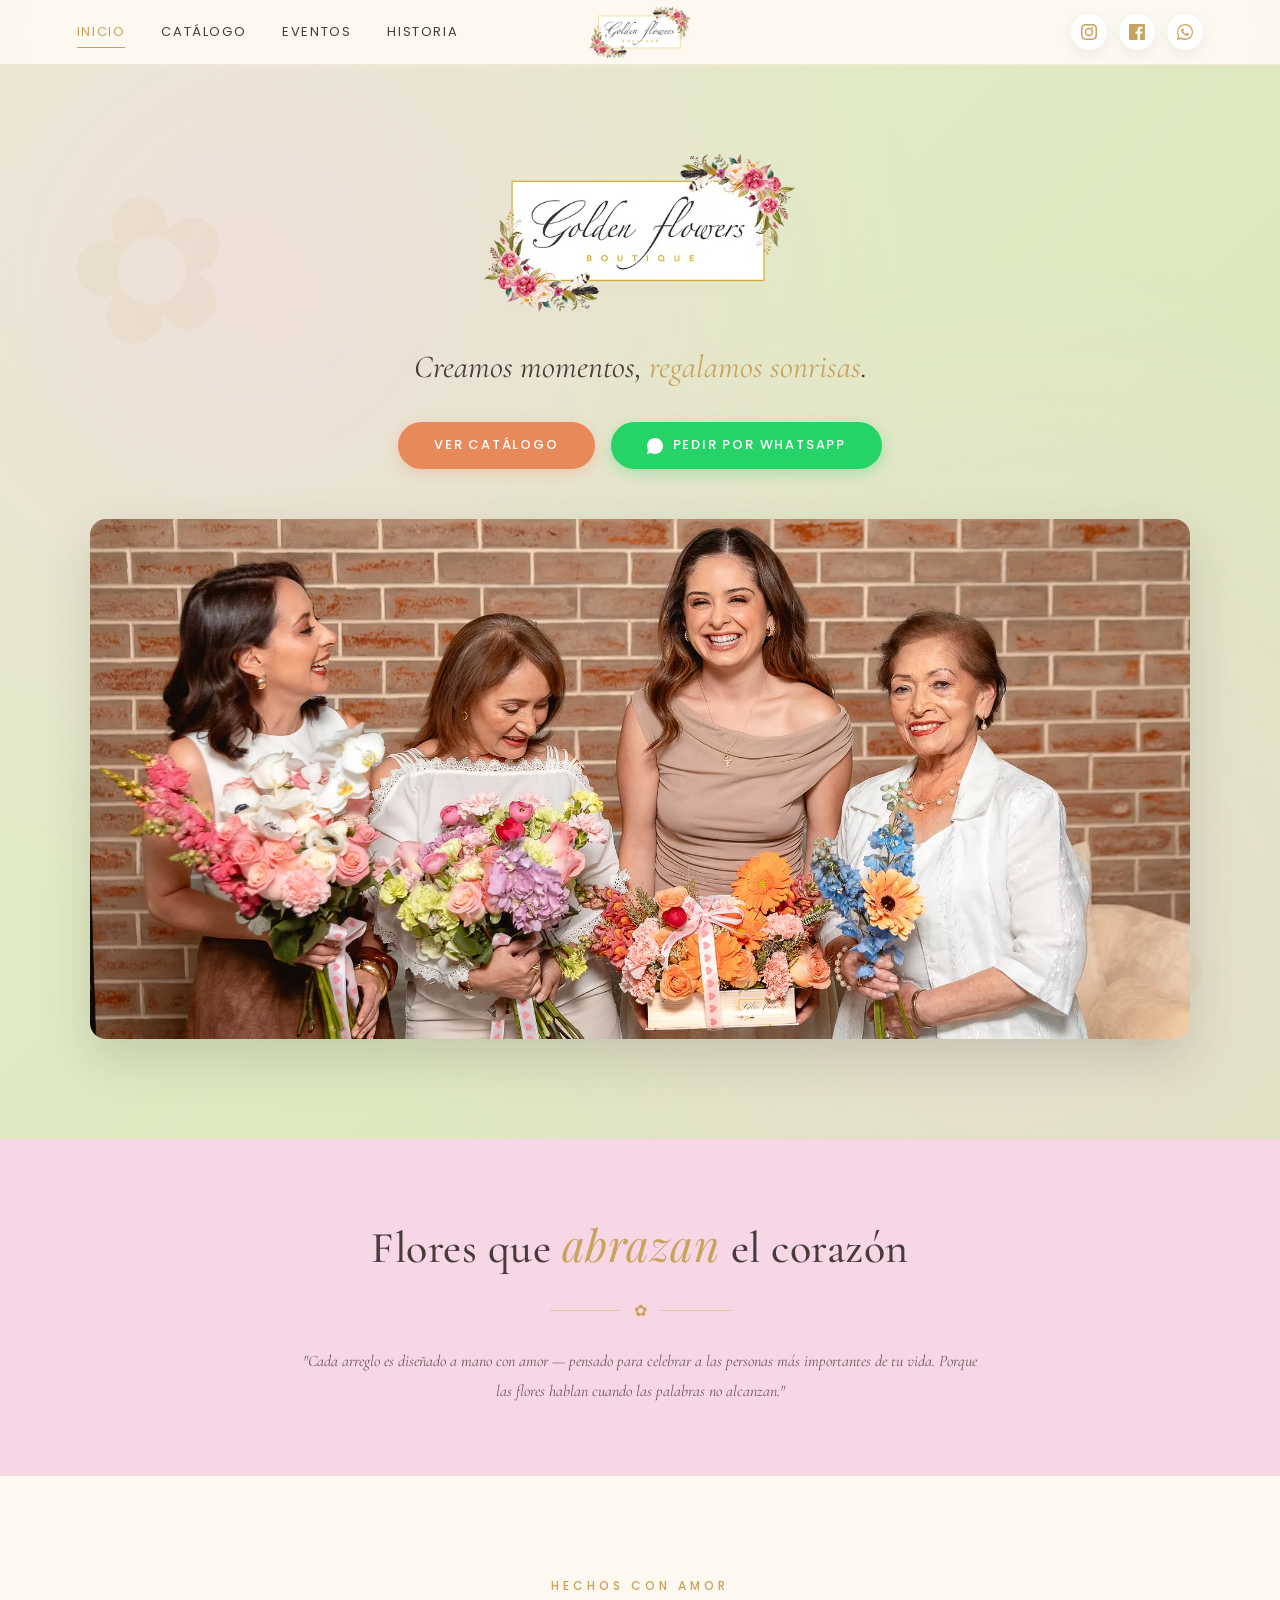
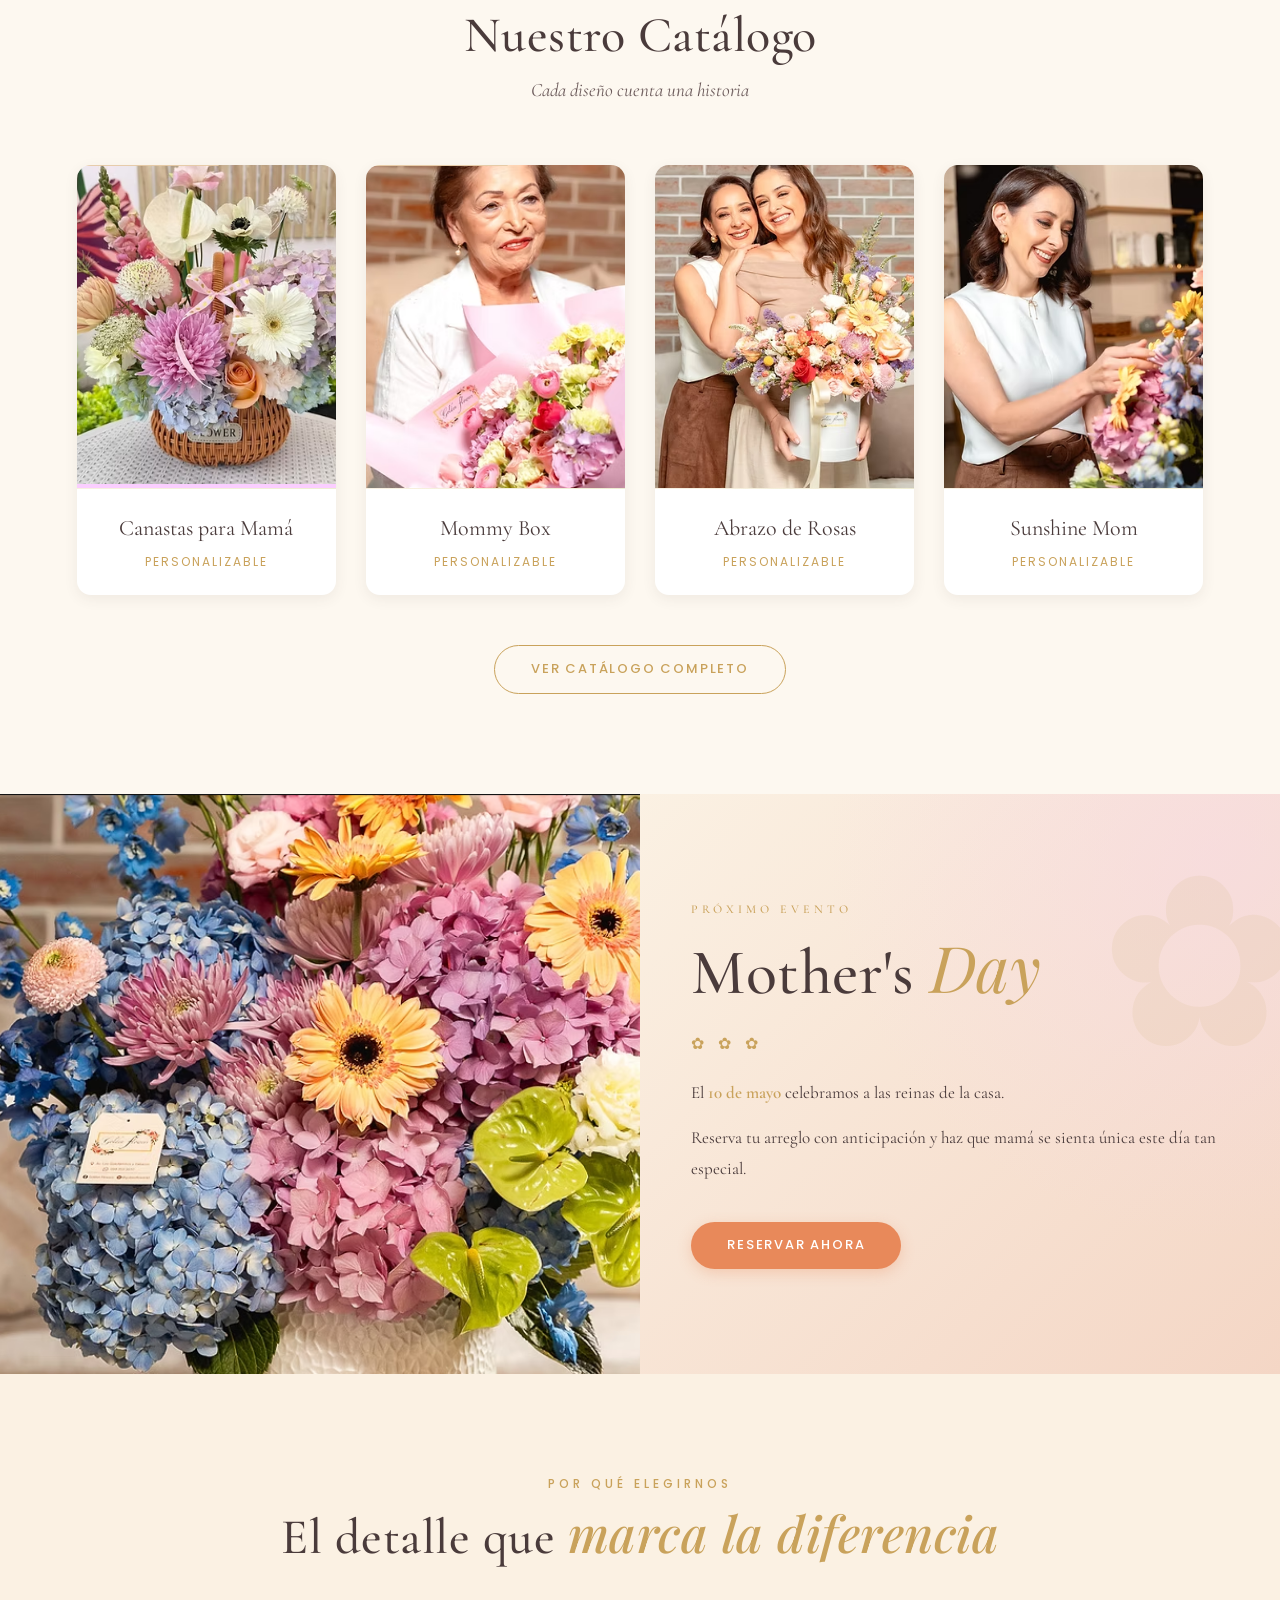
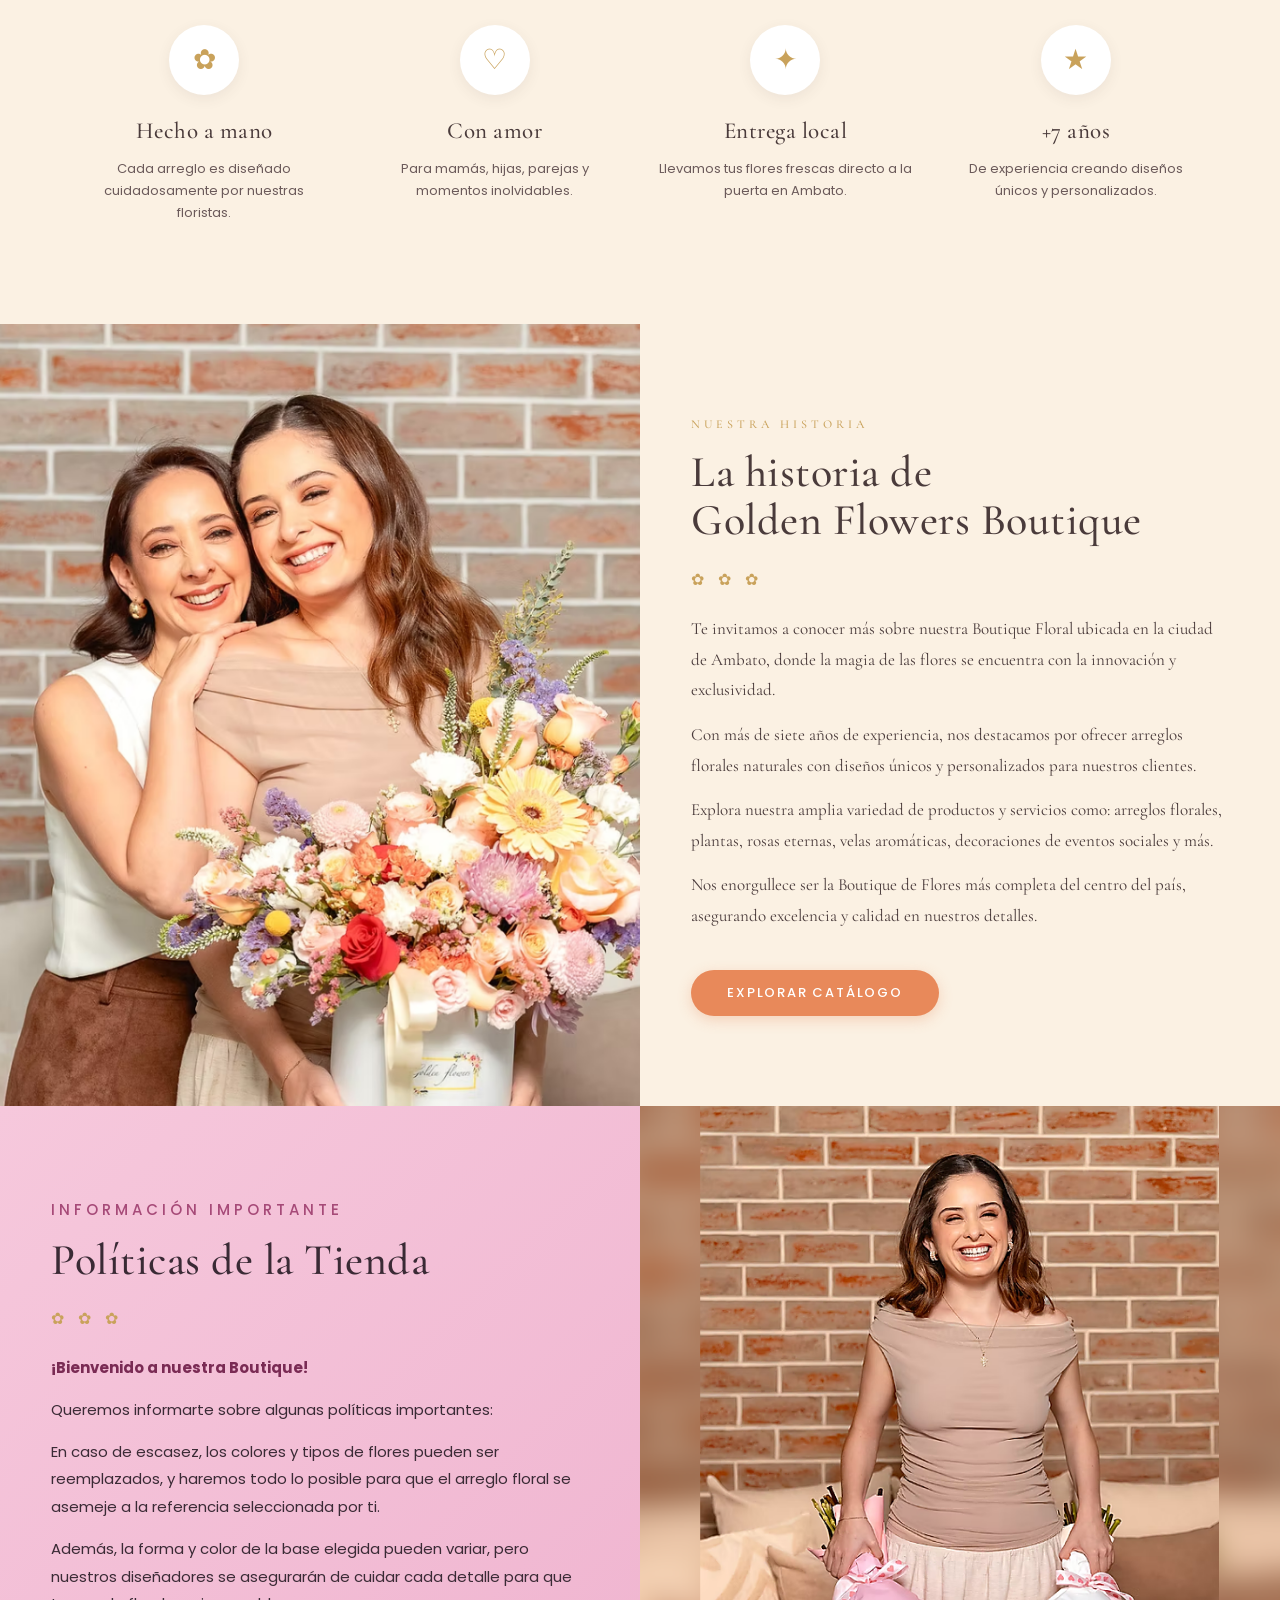
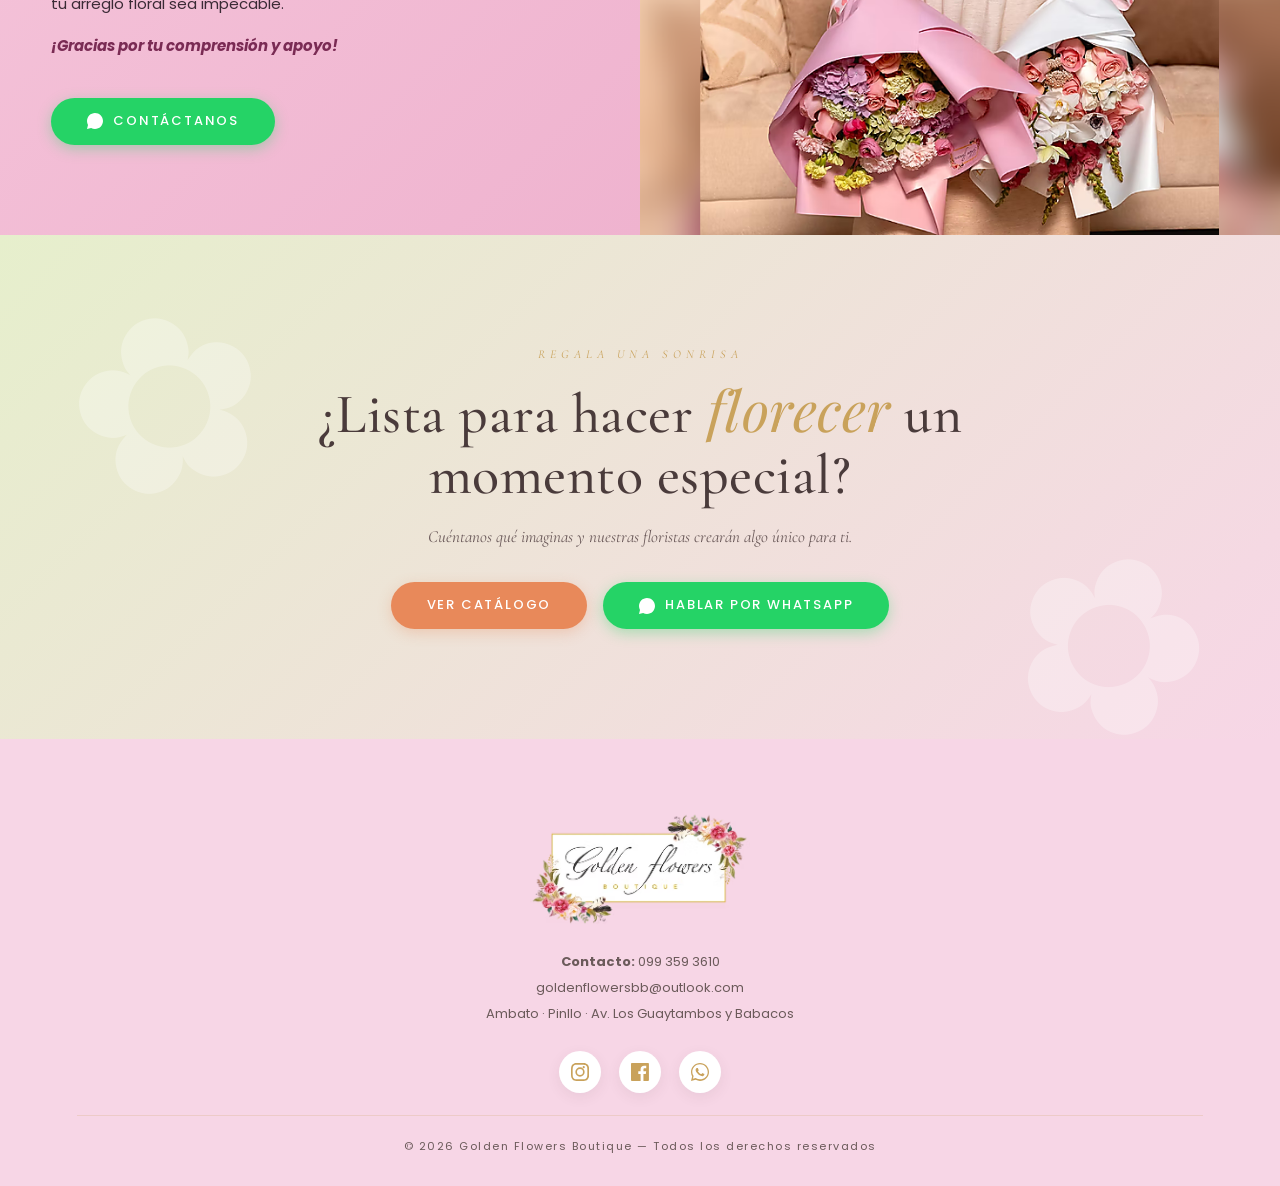
<file: index.html>
<!DOCTYPE html>
<html lang="es">

<head>
  <meta charset="UTF-8" />
  <meta name="viewport" content="width=device-width, initial-scale=1.0" />
  <title>Golden Flowers Boutique — Creamos momentos, regalamos sonrisas</title>
  <link rel="preconnect" href="https://fonts.googleapis.com">
  <link rel="preconnect" href="https://fonts.gstatic.com" crossorigin>
  <link
    href="https://fonts.googleapis.com/css2?family=Cormorant+Garamond:ital,wght@0,400;0,500;0,600;1,400&family=Playfair+Display:ital,wght@0,400;0,600;1,400&family=Poppins:wght@300;400;500;600&display=swap"
    rel="stylesheet">
  <link rel="stylesheet" href="css/styles.css">
</head>

<body>

  <!-- ============= NAVBAR ============= -->
  <nav class="nav">
    <div class="nav-links">
      <a href="index.html">Inicio</a>
      <a href="catalogo.html">Catálogo</a>
      <a href="index.html#eventos">Eventos</a>
      <a href="index.html#historia">Historia</a>
    </div>

    <a href="index.html" class="nav-brand">
      <img src="assets/logo.png" alt="Golden Flowers Boutique">
    </a>

    <div class="nav-socials">
      <a href="https://instagram.com" target="_blank" rel="noopener" class="ig" title="Instagram"><svg
          viewBox="0 0 24 24">
          <path
            d="M12 2.2c3.2 0 3.6 0 4.8.1 1.2.1 1.8.3 2.2.4.6.2 1 .5 1.4.9.4.4.7.8.9 1.4.2.4.4 1 .4 2.2.1 1.2.1 1.6.1 4.8s0 3.6-.1 4.8c-.1 1.2-.3 1.8-.4 2.2-.2.6-.5 1-.9 1.4-.4.4-.8.7-1.4.9-.4.2-1 .4-2.2.4-1.2.1-1.6.1-4.8.1s-3.6 0-4.8-.1c-1.2-.1-1.8-.3-2.2-.4-.6-.2-1-.5-1.4-.9-.4-.4-.7-.8-.9-1.4-.2-.4-.4-1-.4-2.2-.1-1.2-.1-1.6-.1-4.8s0-3.6.1-4.8c.1-1.2.3-1.8.4-2.2.2-.6.5-1 .9-1.4.4-.4.8-.7 1.4-.9.4-.2 1-.4 2.2-.4 1.2-.1 1.6-.1 4.8-.1zM12 0C8.7 0 8.3 0 7.1.1 5.8.1 5 .3 4.2.6c-.8.3-1.5.7-2.2 1.4C1.3 2.7.9 3.4.6 4.2.3 5 .1 5.8.1 7.1 0 8.3 0 8.7 0 12s0 3.7.1 4.9c.1 1.3.3 2.1.6 2.9.3.8.7 1.5 1.4 2.2.7.7 1.4 1.1 2.2 1.4.8.3 1.6.5 2.9.6 1.2.1 1.6.1 4.9.1s3.7 0 4.9-.1c1.3-.1 2.1-.3 2.9-.6.8-.3 1.5-.7 2.2-1.4.7-.7 1.1-1.4 1.4-2.2.3-.8.5-1.6.6-2.9.1-1.2.1-1.6.1-4.9s0-3.7-.1-4.9c-.1-1.3-.3-2.1-.6-2.9-.3-.8-.7-1.5-1.4-2.2C21.3 1.3 20.6.9 19.8.6 19 .3 18.2.1 16.9.1 15.7 0 15.3 0 12 0zm0 5.8a6.2 6.2 0 100 12.4 6.2 6.2 0 000-12.4zm0 10.2a4 4 0 110-8 4 4 0 010 8zm6.4-10.5a1.4 1.4 0 11-2.9 0 1.4 1.4 0 012.9 0z" />
        </svg></a>
      <a href="https://facebook.com" target="_blank" rel="noopener" class="fb" title="Facebook"><svg
          viewBox="0 0 24 24">
          <path
            d="M22.7 0H1.3C.6 0 0 .6 0 1.3v21.4c0 .7.6 1.3 1.3 1.3h11.5v-9.3H9.7v-3.6h3.1V8.4c0-3.1 1.9-4.8 4.7-4.8 1.3 0 2.5.1 2.8.1v3.3h-1.9c-1.5 0-1.8.7-1.8 1.8v2.3h3.6l-.5 3.6h-3.1V24h6c.7 0 1.3-.6 1.3-1.3V1.3c0-.7-.6-1.3-1.3-1.3z" />
        </svg></a>
      <a href="https://wa.me/593993593610" target="_blank" rel="noopener" class="wpp" title="WhatsApp"><svg
          viewBox="0 0 24 24">
          <path
            d="M17.5 14.4c-.3-.1-1.7-.8-2-.9-.3-.1-.5-.1-.7.1-.2.3-.7.9-.9 1.1-.2.2-.3.2-.6.1-.3-.1-1.2-.5-2.3-1.4-.9-.8-1.4-1.7-1.6-2-.2-.3 0-.4.1-.6.1-.1.3-.3.4-.5.1-.2.2-.3.3-.5.1-.2 0-.4 0-.5-.1-.1-.7-1.6-.9-2.2-.2-.6-.5-.5-.7-.5h-.6c-.2 0-.5.1-.8.4-.3.3-1 1-1 2.4 0 1.4 1 2.8 1.2 3 .1.2 2 3.1 4.9 4.4.7.3 1.2.5 1.6.6.7.2 1.3.2 1.8.1.5-.1 1.7-.7 1.9-1.4.2-.7.2-1.2.2-1.4-.2-.2-.4-.2-.6-.3zM12 0C5.4 0 0 5.4 0 12c0 2.1.5 4.1 1.5 5.9L0 24l6.2-1.6c1.7.9 3.7 1.5 5.8 1.5 6.6 0 12-5.4 12-12S18.6 0 12 0zm0 21.8c-1.9 0-3.7-.5-5.3-1.5l-.4-.2-3.8 1 1-3.7-.2-.4C2.2 15.5 1.7 13.7 1.7 12c0-5.7 4.6-10.3 10.3-10.3S22.3 6.3 22.3 12 17.7 21.8 12 21.8z" />
        </svg></a>
    </div>
  </nav>

  <!-- ============= 1. HERO ============= -->
  <section class="hero" id="inicio">
    <span class="hero-decoration left">✿</span>
    <span class="hero-decoration right">✿</span>

    <img src="assets/logo.png" alt="Golden Flowers Boutique" class="logo-img">
    <p class="hero-tagline">Creamos momentos, <span>regalamos sonrisas</span>.</p>

    <div class="hero-cta">
      <a href="catalogo.html" class="btn btn-primary">Ver Catálogo</a>
      <a href="https://wa.me/593993593610" target="_blank" rel="noopener" class="btn btn-wpp">
        <svg viewBox="0 0 24 24">
          <path
            d="M17.5 14.4c-.3-.1-1.7-.8-2-.9-.3-.1-.5-.1-.7.1-.2.3-.7.9-.9 1.1-.2.2-.3.2-.6.1-.3-.1-1.2-.5-2.3-1.4-.9-.8-1.4-1.7-1.6-2-.2-.3 0-.4.1-.6.1-.1.3-.3.4-.5.1-.2.2-.3.3-.5.1-.2 0-.4 0-.5-.1-.1-.7-1.6-.9-2.2-.2-.6-.5-.5-.7-.5h-.6c-.2 0-.5.1-.8.4-.3.3-1 1-1 2.4 0 1.4 1 2.8 1.2 3 .1.2 2 3.1 4.9 4.4.7.3 1.2.5 1.6.6.7.2 1.3.2 1.8.1.5-.1 1.7-.7 1.9-1.4.2-.7.2-1.2.2-1.4-.2-.2-.4-.2-.6-.3zM12 0C5.4 0 0 5.4 0 12c0 2.1.5 4.1 1.5 5.9L0 24l6.2-1.6c1.7.9 3.7 1.5 5.8 1.5 6.6 0 12-5.4 12-12S18.6 0 12 0z" />
        </svg>
        Pedir por WhatsApp
      </a>
    </div>

    <div class="hero-image">
      <img src="assets/hero.png" alt="Golden Flowers Boutique - familia y mamás con flores">
    </div>
  </section>

  <!-- ============= 2. QUOTE ============= -->
  <section class="quote-strip">
    <h2>Flores que <em>abrazan</em> el corazón</h2>
    <div class="divider">
      <span class="line"></span>
      <span>✿</span>
      <span class="line"></span>
    </div>
    <p>"Cada arreglo es diseñado a mano con amor — pensado para celebrar a las personas más importantes de tu vida.
      Porque las flores hablan cuando las palabras no alcanzan."</p>
  </section>

  <!-- ============= 3. COLECCIONES DESTACADAS ============= -->
  <section class="featured" id="colecciones">
    <div class="section-header">
      <p class="eyebrow">Hechos con amor</p>
      <h2>Nuestro Catálogo</h2>
      <p class="subtitle">Cada diseño cuenta una historia</p>
    </div>

    <div class="grid">
      <a href="coleccion.html" class="card">
        <div class="card-image">
          <img src="assets/c1.png" alt="Canastas para Mamá">
          <div class="overlay"><span class="view-btn">Ver más</span></div>
        </div>
        <div class="card-info">
          <div class="card-title">Canastas para Mamá</div>
          <div class="card-price">Personalizable</div>
        </div>
      </a>
      <a href="coleccion.html" class="card">
        <div class="card-image">
          <img src="assets/c2.png" alt="Mommy Box">
          <div class="overlay"><span class="view-btn">Ver más</span></div>
        </div>
        <div class="card-info">
          <div class="card-title">Mommy Box</div>
          <div class="card-price">Personalizable</div>
        </div>
      </a>
      <a href="coleccion.html" class="card">
        <div class="card-image">
          <img src="assets/c3.png" alt="Abrazo de Rosas">
          <div class="overlay"><span class="view-btn">Ver más</span></div>
        </div>
        <div class="card-info">
          <div class="card-title">Abrazo de Rosas</div>
          <div class="card-price">Personalizable</div>
        </div>
      </a>
      <a href="coleccion.html" class="card">
        <div class="card-image">
          <img src="assets/c4.png" alt="Sunshine Mom">
          <div class="overlay"><span class="view-btn">Ver más</span></div>
        </div>
        <div class="card-info">
          <div class="card-title">Sunshine Mom</div>
          <div class="card-price">Personalizable</div>
        </div>
      </a>
    </div>

    <a href="catalogo.html" class="btn btn-outline view-all">Ver catálogo completo</a>
  </section>

  <!-- ============= 4. EVENTO ESPECIAL ============= -->
  <section class="split event-split" id="eventos">
    <div class="split-image event-image-side">
      <img src="assets/c5.png" alt="Mother's Day - Golden Flowers Boutique">
    </div>
    <div class="split-content event-content">
      <p class="eyebrow">Próximo evento</p>
      <h2>Mother's <em>Day</em></h2>
      <div class="ornament">✿ ✿ ✿</div>
      <p>El <strong>10 de mayo</strong> celebramos a las reinas de la casa.</p>
      <p>Reserva tu arreglo con anticipación y haz que mamá se sienta única este día tan especial.</p>
      <a href="https://wa.me/593993593610" target="_blank" rel="noopener" class="btn btn-primary">Reservar ahora</a>
    </div>
  </section>

  <!-- ============= 5. POR QUÉ ELEGIRNOS ============= -->
  <section class="values">
    <div class="section-header">
      <p class="eyebrow">Por qué elegirnos</p>
      <h2>El detalle que <em style="color:var(--gold);font-family:'Playfair Display',serif;font-style:italic;">marca la
          diferencia</em></h2>
    </div>
    <div class="values-grid">
      <div class="value-item">
        <div class="icon">✿</div>
        <h4>Hecho a mano</h4>
        <p>Cada arreglo es diseñado cuidadosamente por nuestras floristas.</p>
      </div>
      <div class="value-item">
        <div class="icon">♡</div>
        <h4>Con amor</h4>
        <p>Para mamás, hijas, parejas y momentos inolvidables.</p>
      </div>
      <div class="value-item">
        <div class="icon">✦</div>
        <h4>Entrega local</h4>
        <p>Llevamos tus flores frescas directo a la puerta en Ambato.</p>
      </div>
      <div class="value-item">
        <div class="icon">★</div>
        <h4>+7 años</h4>
        <p>De experiencia creando diseños únicos y personalizados.</p>
      </div>
    </div>
  </section>

  <!-- ============= 6. HISTORIA ============= -->
  <section class="split" id="historia">
    <div class="split-image">
      <img src="assets/c6.png" alt="Fundadora — Golden Flowers Boutique">
    </div>
    <div class="split-content cream">
      <p class="eyebrow">Nuestra historia</p>
      <h2>La historia de<br>Golden Flowers Boutique</h2>
      <div class="ornament">✿ ✿ ✿</div>
      <p>Te invitamos a conocer más sobre nuestra Boutique Floral ubicada en la ciudad de Ambato, donde la magia de las flores se encuentra con la innovación y exclusividad.</p>
      <p>Con más de siete años de experiencia, nos destacamos por ofrecer arreglos florales naturales con diseños únicos y personalizados para nuestros clientes.</p>
      <p>Explora nuestra amplia variedad de productos y servicios como: arreglos florales, plantas, rosas eternas, velas aromáticas, decoraciones de eventos sociales y más.</p>
      <p>Nos enorgullece ser la Boutique de Flores más completa del centro del país, asegurando excelencia y calidad en nuestros detalles.</p>
      <a href="catalogo.html" class="btn btn-primary">Explorar Catálogo</a>
    </div>
  </section>

  <!-- ============= 7. POLÍTICAS ============= -->
  <section class="split">
    <div class="split-content pink">
      <p class="eyebrow">Información importante</p>
      <h2>Políticas de la Tienda</h2>
      <div class="ornament">✿ ✿ ✿</div>
      <p><strong>¡Bienvenido a nuestra Boutique!</strong></p>
      <p>Queremos informarte sobre algunas políticas importantes:</p>
      <p>En caso de escasez, los colores y tipos de flores pueden ser reemplazados, y haremos todo lo posible para que el arreglo floral se asemeje a la referencia seleccionada por ti.</p>
      <p>Además, la forma y color de la base elegida pueden variar, pero nuestros diseñadores se asegurarán de cuidar cada detalle para que tu arreglo floral sea impecable.</p>
      <p style="font-style:italic;"><strong>¡Gracias por tu comprensión y apoyo!</strong></p>
      <a href="https://wa.me/593993593610" target="_blank" rel="noopener" class="btn btn-wpp">
        <svg viewBox="0 0 24 24">
          <path
            d="M17.5 14.4c-.3-.1-1.7-.8-2-.9-.3-.1-.5-.1-.7.1-.2.3-.7.9-.9 1.1-.2.2-.3.2-.6.1-.3-.1-1.2-.5-2.3-1.4-.9-.8-1.4-1.7-1.6-2-.2-.3 0-.4.1-.6.1-.1.3-.3.4-.5.1-.2.2-.3.3-.5.1-.2 0-.4 0-.5-.1-.1-.7-1.6-.9-2.2-.2-.6-.5-.5-.7-.5h-.6c-.2 0-.5.1-.8.4-.3.3-1 1-1 2.4 0 1.4 1 2.8 1.2 3 .1.2 2 3.1 4.9 4.4.7.3 1.2.5 1.6.6.7.2 1.3.2 1.8.1.5-.1 1.7-.7 1.9-1.4.2-.7.2-1.2.2-1.4-.2-.2-.4-.2-.6-.3zM12 0C5.4 0 0 5.4 0 12c0 2.1.5 4.1 1.5 5.9L0 24l6.2-1.6c1.7.9 3.7 1.5 5.8 1.5 6.6 0 12-5.4 12-12S18.6 0 12 0z" />
        </svg>
        Contáctanos
      </a>
    </div>
    <div class="split-image">
      <img src="assets/c7.png" alt="Mamá e hija con ramo de flores">
    </div>
  </section>

  <!-- ============= 8. CTA FINAL ============= -->
  <section class="final-cta">
    <div class="final-cta-content">
      <p style="color:var(--gold); letter-spacing:5px; text-transform:uppercase; font-size:12px; margin-bottom:14px;">
        Regala una sonrisa</p>
      <h2>¿Lista para hacer <em>florecer</em> un momento especial?</h2>
      <p>Cuéntanos qué imaginas y nuestras floristas crearán algo único para ti.</p>
      <div class="cta-row">
        <a href="catalogo.html" class="btn btn-primary">Ver Catálogo</a>
        <a href="https://wa.me/593993593610" target="_blank" rel="noopener" class="btn btn-wpp">
          <svg viewBox="0 0 24 24">
            <path
              d="M17.5 14.4c-.3-.1-1.7-.8-2-.9-.3-.1-.5-.1-.7.1-.2.3-.7.9-.9 1.1-.2.2-.3.2-.6.1-.3-.1-1.2-.5-2.3-1.4-.9-.8-1.4-1.7-1.6-2-.2-.3 0-.4.1-.6.1-.1.3-.3.4-.5.1-.2.2-.3.3-.5.1-.2 0-.4 0-.5-.1-.1-.7-1.6-.9-2.2-.2-.6-.5-.5-.7-.5h-.6c-.2 0-.5.1-.8.4-.3.3-1 1-1 2.4 0 1.4 1 2.8 1.2 3 .1.2 2 3.1 4.9 4.4.7.3 1.2.5 1.6.6.7.2 1.3.2 1.8.1.5-.1 1.7-.7 1.9-1.4.2-.7.2-1.2.2-1.4-.2-.2-.4-.2-.6-.3zM12 0C5.4 0 0 5.4 0 12c0 2.1.5 4.1 1.5 5.9L0 24l6.2-1.6c1.7.9 3.7 1.5 5.8 1.5 6.6 0 12-5.4 12-12S18.6 0 12 0z" />
          </svg>
          Hablar por WhatsApp
        </a>
      </div>
    </div>
  </section>

  <!-- ============= FOOTER ============= -->
  <footer id="contacto">
    <img src="assets/logo.png" alt="Golden Flowers Boutique" class="footer-logo-img">

    <div class="footer-info">
      <strong>Contacto:</strong> <a href="tel:0993593610">099 359 3610</a><br>
      <a href="mailto:goldenflowersbb@outlook.com">goldenflowersbb@outlook.com</a><br>
      Ambato · Pinllo · Av. Los Guaytambos y Babacos
    </div>

    <div class="footer-socials">
      <a href="https://instagram.com" target="_blank" rel="noopener" class="ig" title="Instagram"><svg
          viewBox="0 0 24 24">
          <path
            d="M12 2.2c3.2 0 3.6 0 4.8.1 1.2.1 1.8.3 2.2.4.6.2 1 .5 1.4.9.4.4.7.8.9 1.4.2.4.4 1 .4 2.2.1 1.2.1 1.6.1 4.8s0 3.6-.1 4.8c-.1 1.2-.3 1.8-.4 2.2-.2.6-.5 1-.9 1.4-.4.4-.8.7-1.4.9-.4.2-1 .4-2.2.4-1.2.1-1.6.1-4.8.1s-3.6 0-4.8-.1c-1.2-.1-1.8-.3-2.2-.4-.6-.2-1-.5-1.4-.9-.4-.4-.7-.8-.9-1.4-.2-.4-.4-1-.4-2.2-.1-1.2-.1-1.6-.1-4.8s0-3.6.1-4.8c.1-1.2.3-1.8.4-2.2.2-.6.5-1 .9-1.4.4-.4.8-.7 1.4-.9.4-.2 1-.4 2.2-.4 1.2-.1 1.6-.1 4.8-.1zM12 0C8.7 0 8.3 0 7.1.1 5.8.1 5 .3 4.2.6c-.8.3-1.5.7-2.2 1.4C1.3 2.7.9 3.4.6 4.2.3 5 .1 5.8.1 7.1 0 8.3 0 8.7 0 12s0 3.7.1 4.9c.1 1.3.3 2.1.6 2.9.3.8.7 1.5 1.4 2.2.7.7 1.4 1.1 2.2 1.4.8.3 1.6.5 2.9.6 1.2.1 1.6.1 4.9.1s3.7 0 4.9-.1c1.3-.1 2.1-.3 2.9-.6.8-.3 1.5-.7 2.2-1.4.7-.7 1.1-1.4 1.4-2.2.3-.8.5-1.6.6-2.9.1-1.2.1-1.6.1-4.9s0-3.7-.1-4.9c-.1-1.3-.3-2.1-.6-2.9-.3-.8-.7-1.5-1.4-2.2C21.3 1.3 20.6.9 19.8.6 19 .3 18.2.1 16.9.1 15.7 0 15.3 0 12 0zm0 5.8a6.2 6.2 0 100 12.4 6.2 6.2 0 000-12.4zm0 10.2a4 4 0 110-8 4 4 0 010 8zm6.4-10.5a1.4 1.4 0 11-2.9 0 1.4 1.4 0 012.9 0z" />
        </svg></a>
      <a href="https://facebook.com" target="_blank" rel="noopener" class="fb" title="Facebook"><svg
          viewBox="0 0 24 24">
          <path
            d="M22.7 0H1.3C.6 0 0 .6 0 1.3v21.4c0 .7.6 1.3 1.3 1.3h11.5v-9.3H9.7v-3.6h3.1V8.4c0-3.1 1.9-4.8 4.7-4.8 1.3 0 2.5.1 2.8.1v3.3h-1.9c-1.5 0-1.8.7-1.8 1.8v2.3h3.6l-.5 3.6h-3.1V24h6c.7 0 1.3-.6 1.3-1.3V1.3c0-.7-.6-1.3-1.3-1.3z" />
        </svg></a>
      <a href="https://wa.me/593993593610" target="_blank" rel="noopener" class="wpp" title="WhatsApp"><svg
          viewBox="0 0 24 24">
          <path
            d="M17.5 14.4c-.3-.1-1.7-.8-2-.9-.3-.1-.5-.1-.7.1-.2.3-.7.9-.9 1.1-.2.2-.3.2-.6.1-.3-.1-1.2-.5-2.3-1.4-.9-.8-1.4-1.7-1.6-2-.2-.3 0-.4.1-.6.1-.1.3-.3.4-.5.1-.2.2-.3.3-.5.1-.2 0-.4 0-.5-.1-.1-.7-1.6-.9-2.2-.2-.6-.5-.5-.7-.5h-.6c-.2 0-.5.1-.8.4-.3.3-1 1-1 2.4 0 1.4 1 2.8 1.2 3 .1.2 2 3.1 4.9 4.4.7.3 1.2.5 1.6.6.7.2 1.3.2 1.8.1.5-.1 1.7-.7 1.9-1.4.2-.7.2-1.2.2-1.4-.2-.2-.4-.2-.6-.3zM12 0C5.4 0 0 5.4 0 12c0 2.1.5 4.1 1.5 5.9L0 24l6.2-1.6c1.7.9 3.7 1.5 5.8 1.5 6.6 0 12-5.4 12-12S18.6 0 12 0zm0 21.8c-1.9 0-3.7-.5-5.3-1.5l-.4-.2-3.8 1 1-3.7-.2-.4C2.2 15.5 1.7 13.7 1.7 12c0-5.7 4.6-10.3 10.3-10.3S22.3 6.3 22.3 12 17.7 21.8 12 21.8z" />
        </svg></a>
    </div>

    <div class="copyright">
      © 2026 Golden Flowers Boutique — Todos los derechos reservados
    </div>
  </footer>

  <script src="js/main.js"></script>
</body>

</html>
</file>
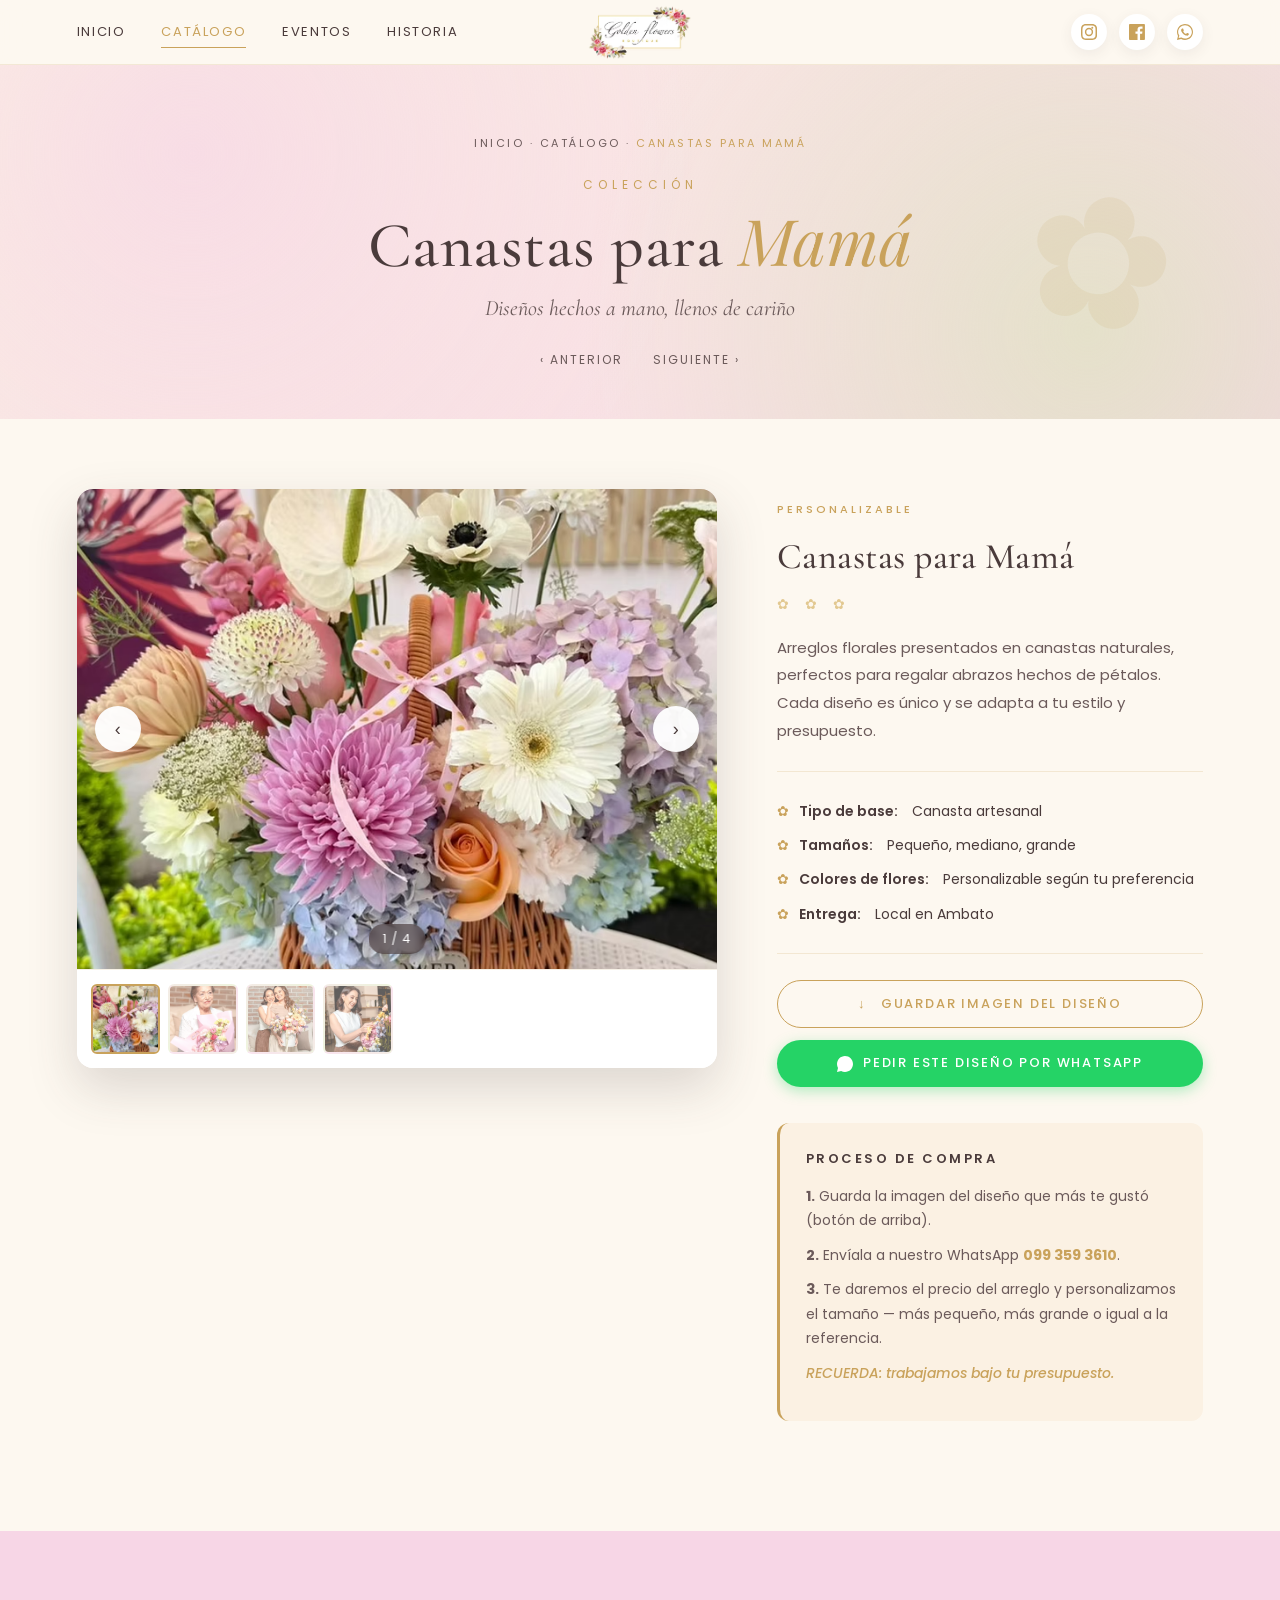
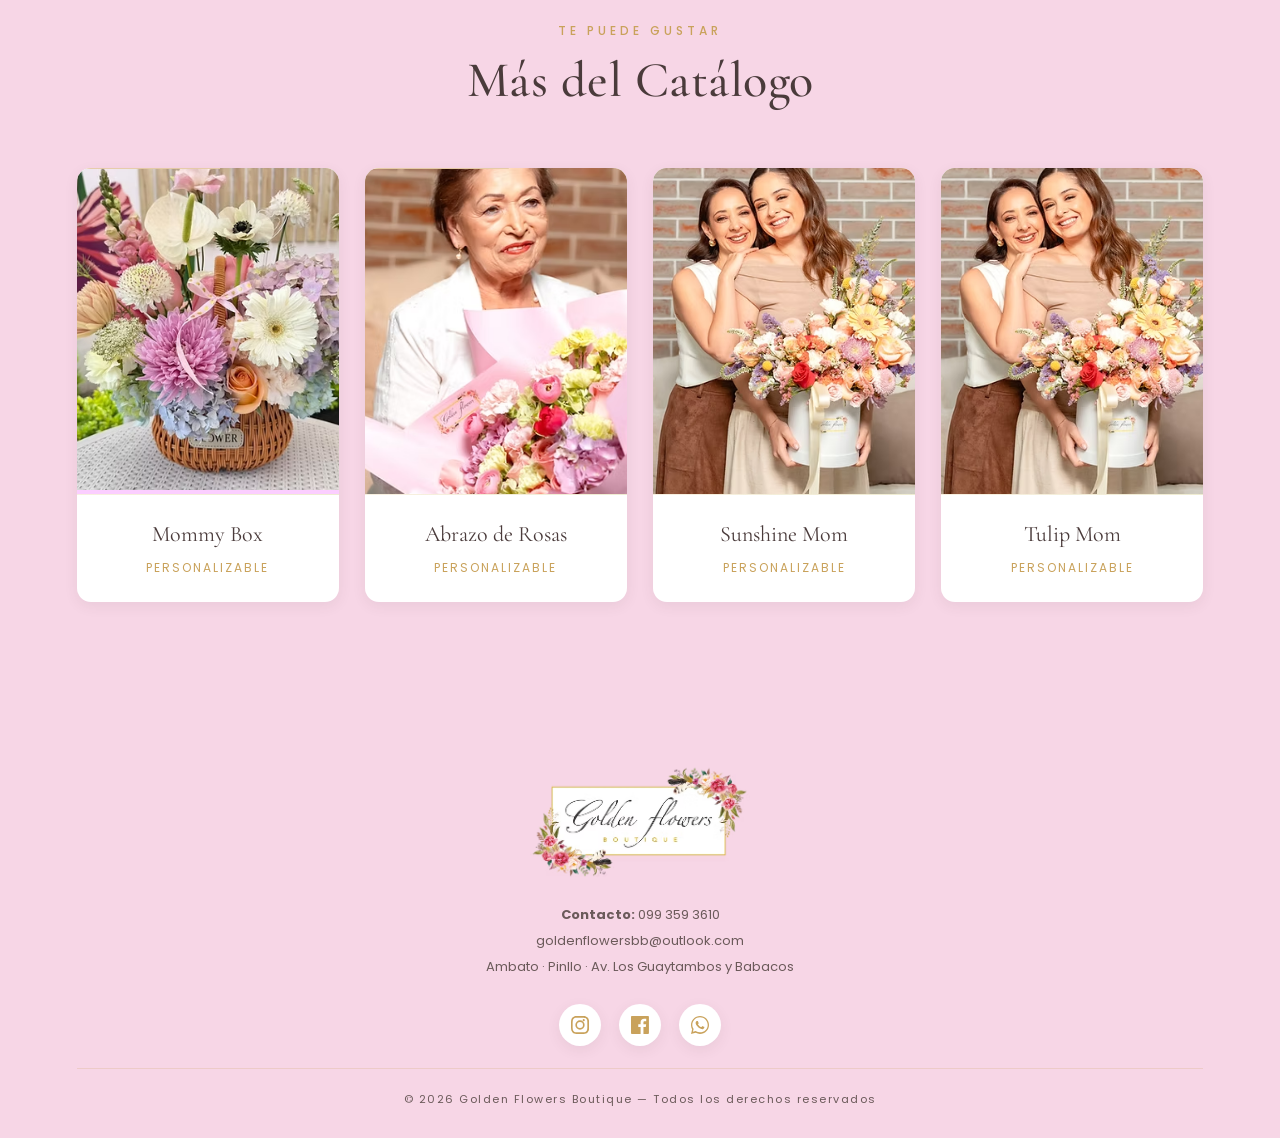
<file: coleccion.html>
<!DOCTYPE html>
<html lang="es">

<head>
  <meta charset="UTF-8" />
  <meta name="viewport" content="width=device-width, initial-scale=1.0" />
  <title>Canastas para Mamá — Golden Flowers Boutique</title>
  <link rel="preconnect" href="https://fonts.googleapis.com">
  <link rel="preconnect" href="https://fonts.gstatic.com" crossorigin>
  <link
    href="https://fonts.googleapis.com/css2?family=Cormorant+Garamond:ital,wght@0,400;0,500;0,600;1,400&family=Playfair+Display:ital,wght@0,400;0,600;1,400&family=Poppins:wght@300;400;500;600&display=swap"
    rel="stylesheet">
  <link rel="stylesheet" href="css/styles.css">
</head>

<body>

  <!-- ============= NAVBAR ============= -->
  <nav class="nav">
    <div class="nav-links">
      <a href="index.html">Inicio</a>
      <a href="catalogo.html">Catálogo</a>
      <a href="index.html#eventos">Eventos</a>
      <a href="index.html#historia">Historia</a>
    </div>

    <a href="index.html" class="nav-brand">
      <img src="assets/logo.png" alt="Golden Flowers Boutique">
    </a>

    <div class="nav-socials">
      <a href="https://instagram.com" target="_blank" rel="noopener" class="ig" title="Instagram"><svg
          viewBox="0 0 24 24">
          <path
            d="M12 2.2c3.2 0 3.6 0 4.8.1 1.2.1 1.8.3 2.2.4.6.2 1 .5 1.4.9.4.4.7.8.9 1.4.2.4.4 1 .4 2.2.1 1.2.1 1.6.1 4.8s0 3.6-.1 4.8c-.1 1.2-.3 1.8-.4 2.2-.2.6-.5 1-.9 1.4-.4.4-.8.7-1.4.9-.4.2-1 .4-2.2.4-1.2.1-1.6.1-4.8.1s-3.6 0-4.8-.1c-1.2-.1-1.8-.3-2.2-.4-.6-.2-1-.5-1.4-.9-.4-.4-.7-.8-.9-1.4-.2-.4-.4-1-.4-2.2-.1-1.2-.1-1.6-.1-4.8s0-3.6.1-4.8c.1-1.2.3-1.8.4-2.2.2-.6.5-1 .9-1.4.4-.4.8-.7 1.4-.9.4-.2 1-.4 2.2-.4 1.2-.1 1.6-.1 4.8-.1zM12 0C8.7 0 8.3 0 7.1.1 5.8.1 5 .3 4.2.6c-.8.3-1.5.7-2.2 1.4C1.3 2.7.9 3.4.6 4.2.3 5 .1 5.8.1 7.1 0 8.3 0 8.7 0 12s0 3.7.1 4.9c.1 1.3.3 2.1.6 2.9.3.8.7 1.5 1.4 2.2.7.7 1.4 1.1 2.2 1.4.8.3 1.6.5 2.9.6 1.2.1 1.6.1 4.9.1s3.7 0 4.9-.1c1.3-.1 2.1-.3 2.9-.6.8-.3 1.5-.7 2.2-1.4.7-.7 1.1-1.4 1.4-2.2.3-.8.5-1.6.6-2.9.1-1.2.1-1.6.1-4.9s0-3.7-.1-4.9c-.1-1.3-.3-2.1-.6-2.9-.3-.8-.7-1.5-1.4-2.2C21.3 1.3 20.6.9 19.8.6 19 .3 18.2.1 16.9.1 15.7 0 15.3 0 12 0zm0 5.8a6.2 6.2 0 100 12.4 6.2 6.2 0 000-12.4zm0 10.2a4 4 0 110-8 4 4 0 010 8zm6.4-10.5a1.4 1.4 0 11-2.9 0 1.4 1.4 0 012.9 0z" />
        </svg></a>
      <a href="https://facebook.com" target="_blank" rel="noopener" class="fb" title="Facebook"><svg
          viewBox="0 0 24 24">
          <path
            d="M22.7 0H1.3C.6 0 0 .6 0 1.3v21.4c0 .7.6 1.3 1.3 1.3h11.5v-9.3H9.7v-3.6h3.1V8.4c0-3.1 1.9-4.8 4.7-4.8 1.3 0 2.5.1 2.8.1v3.3h-1.9c-1.5 0-1.8.7-1.8 1.8v2.3h3.6l-.5 3.6h-3.1V24h6c.7 0 1.3-.6 1.3-1.3V1.3c0-.7-.6-1.3-1.3-1.3z" />
        </svg></a>
      <a href="https://wa.me/593993593610" target="_blank" rel="noopener" class="wpp" title="WhatsApp"><svg
          viewBox="0 0 24 24">
          <path
            d="M17.5 14.4c-.3-.1-1.7-.8-2-.9-.3-.1-.5-.1-.7.1-.2.3-.7.9-.9 1.1-.2.2-.3.2-.6.1-.3-.1-1.2-.5-2.3-1.4-.9-.8-1.4-1.7-1.6-2-.2-.3 0-.4.1-.6.1-.1.3-.3.4-.5.1-.2.2-.3.3-.5.1-.2 0-.4 0-.5-.1-.1-.7-1.6-.9-2.2-.2-.6-.5-.5-.7-.5h-.6c-.2 0-.5.1-.8.4-.3.3-1 1-1 2.4 0 1.4 1 2.8 1.2 3 .1.2 2 3.1 4.9 4.4.7.3 1.2.5 1.6.6.7.2 1.3.2 1.8.1.5-.1 1.7-.7 1.9-1.4.2-.7.2-1.2.2-1.4-.2-.2-.4-.2-.6-.3zM12 0C5.4 0 0 5.4 0 12c0 2.1.5 4.1 1.5 5.9L0 24l6.2-1.6c1.7.9 3.7 1.5 5.8 1.5 6.6 0 12-5.4 12-12S18.6 0 12 0zm0 21.8c-1.9 0-3.7-.5-5.3-1.5l-.4-.2-3.8 1 1-3.7-.2-.4C2.2 15.5 1.7 13.7 1.7 12c0-5.7 4.6-10.3 10.3-10.3S22.3 6.3 22.3 12 17.7 21.8 12 21.8z" />
        </svg></a>
    </div>
  </nav>

  <!-- ============= BANNER ============= -->
  <section class="collection-banner">
    <p class="breadcrumb">
      <a href="index.html">Inicio</a> · <a href="catalogo.html">Catálogo</a> · <span class="crumb-current">Canastas para
        Mamá</span>
    </p>
    <p class="eyebrow">Colección</p>
    <h1>Canastas para <em>Mamá</em></h1>
    <p class="subtitle">Diseños hechos a mano, llenos de cariño</p>
    <div class="nav-prev-next">
      <a href="coleccion.html">‹ Anterior</a>
      <a href="coleccion.html">Siguiente ›</a>
    </div>
  </section>

  <!-- ============= CONTENIDO ============= -->
  <section class="collection-page">
    <div class="collection-container">

      <!-- === CARRUSEL === -->
      <div class="carousel" id="carousel">
        <div class="carousel-main">
          <div class="carousel-slide active"><img src="assets/cm1.png" alt="Canastas para Mamá - diseño 1"></div>
          <div class="carousel-slide"><img src="assets/c2.png" alt="Canastas para Mamá - diseño 2"></div>
          <div class="carousel-slide"><img src="assets/c3.png" alt="Canastas para Mamá - diseño 3"></div>
          <div class="carousel-slide"><img src="assets/c4.png" alt="Canastas para Mamá - diseño 4"></div>


          <button class="carousel-arrow prev" aria-label="Anterior">‹</button>
          <button class="carousel-arrow next" aria-label="Siguiente">›</button>
          <div class="carousel-counter"><span id="cur">1</span> / <span id="total">8</span></div>
        </div>
        <div class="carousel-thumbs">
          <div class="thumb active"><img src="" alt="Diseño 1"></div>
          <div class="thumb"><img src="" alt="Diseño 2"></div>
          <div class="thumb"><img src="" alt="Diseño 3"></div>
          <div class="thumb"><img src="" alt="Diseño 4"></div>

        </div>
      </div>

      <!-- === INFO === -->
      <div class="collection-info">
        <p class="eyebrow">Personalizable</p>
        <h2>Canastas para Mamá</h2>
        <div class="ornament">✿ ✿ ✿</div>

        <p>Arreglos florales presentados en canastas naturales, perfectos para regalar abrazos hechos de pétalos. Cada
          diseño es único y se adapta a tu estilo y presupuesto.</p>

        <ul class="specs">
          <li><strong>Tipo de base:</strong> Canasta artesanal</li>
          <li><strong>Tamaños:</strong> Pequeño, mediano, grande</li>
          <li><strong>Colores de flores:</strong> Personalizable según tu preferencia</li>
          <li><strong>Entrega:</strong> Local en Ambato</li>
        </ul>

        <div class="collection-actions">
          <button id="saveImage" class="btn btn-outline">
            ↓ &nbsp; Guardar imagen del diseño
          </button>
          <a id="wppLink"
            href="https://wa.me/593993593610?text=Hola%20Golden%20Flowers!%20Me%20encantó%20este%20diseño%20de%20Canastas%20para%20Mamá%20✿"
            target="_blank" rel="noopener" class="btn btn-wpp">
            <svg viewBox="0 0 24 24">
              <path
                d="M17.5 14.4c-.3-.1-1.7-.8-2-.9-.3-.1-.5-.1-.7.1-.2.3-.7.9-.9 1.1-.2.2-.3.2-.6.1-.3-.1-1.2-.5-2.3-1.4-.9-.8-1.4-1.7-1.6-2-.2-.3 0-.4.1-.6.1-.1.3-.3.4-.5.1-.2.2-.3.3-.5.1-.2 0-.4 0-.5-.1-.1-.7-1.6-.9-2.2-.2-.6-.5-.5-.7-.5h-.6c-.2 0-.5.1-.8.4-.3.3-1 1-1 2.4 0 1.4 1 2.8 1.2 3 .1.2 2 3.1 4.9 4.4.7.3 1.2.5 1.6.6.7.2 1.3.2 1.8.1.5-.1 1.7-.7 1.9-1.4.2-.7.2-1.2.2-1.4-.2-.2-.4-.2-.6-.3zM12 0C5.4 0 0 5.4 0 12c0 2.1.5 4.1 1.5 5.9L0 24l6.2-1.6c1.7.9 3.7 1.5 5.8 1.5 6.6 0 12-5.4 12-12S18.6 0 12 0z" />
            </svg>
            Pedir este diseño por WhatsApp
          </a>
        </div>

        <div class="collection-process">
          <h3>Proceso de compra</h3>
          <p><strong>1.</strong> Guarda la imagen del diseño que más te gustó (botón de arriba).</p>
          <p><strong>2.</strong> Envíala a nuestro WhatsApp <strong style="color:var(--gold);">099 359 3610</strong>.
          </p>
          <p><strong>3.</strong> Te daremos el precio del arreglo y personalizamos el tamaño — más pequeño, más grande o
            igual a la referencia.</p>
          <p class="highlight">RECUERDA: trabajamos bajo tu presupuesto.</p>
        </div>
      </div>

    </div>
  </section>

  <!-- ============= OTRAS COLECCIONES ============= -->
  <section class="related">
    <div class="section-header">
      <p class="eyebrow">Te puede gustar</p>
      <h2>Más del Catálogo</h2>
    </div>

    <div class="grid">
      <a href="coleccion.html" class="card">
        <div class="card-image">
          <img src="assets/c1.png" alt="Mommy Box">
          <div class="overlay"><span class="view-btn">Ver más</span></div>
        </div>
        <div class="card-info">
          <div class="card-title">Mommy Box</div>
          <div class="card-price">Personalizable</div>
        </div>
      </a>
      <a href="coleccion.html" class="card">
        <div class="card-image">
          <img src="assets/c2.png" alt="Abrazo de Rosas">
          <div class="overlay"><span class="view-btn">Ver más</span></div>
        </div>
        <div class="card-info">
          <div class="card-title">Abrazo de Rosas</div>
          <div class="card-price">Personalizable</div>
        </div>
      </a>
      <a href="coleccion.html" class="card">
        <div class="card-image">
          <img src="assets/c3.png" alt="Sunshine Mom">
          <div class="overlay"><span class="view-btn">Ver más</span></div>
        </div>
        <div class="card-info">
          <div class="card-title">Sunshine Mom</div>
          <div class="card-price">Personalizable</div>
        </div>
      </a>
      <a href="coleccion.html" class="card">
        <div class="card-image">
          <img src="assets/c3.png" alt="Tulip Mom">
          <div class="overlay"><span class="view-btn">Ver más</span></div>
        </div>
        <div class="card-info">
          <div class="card-title">Tulip Mom</div>
          <div class="card-price">Personalizable</div>
        </div>
      </a>
    </div>
  </section>

  <!-- ============= FOOTER ============= -->
  <footer id="contacto">
    <img src="assets/logo.png" alt="Golden Flowers Boutique" class="footer-logo-img">

    <div class="footer-info">
      <strong>Contacto:</strong> <a href="tel:0993593610">099 359 3610</a><br>
      <a href="mailto:goldenflowersbb@outlook.com">goldenflowersbb@outlook.com</a><br>
      Ambato · Pinllo · Av. Los Guaytambos y Babacos
    </div>

    <div class="footer-socials">
      <a href="https://instagram.com" target="_blank" rel="noopener" class="ig" title="Instagram"><svg
          viewBox="0 0 24 24">
          <path
            d="M12 2.2c3.2 0 3.6 0 4.8.1 1.2.1 1.8.3 2.2.4.6.2 1 .5 1.4.9.4.4.7.8.9 1.4.2.4.4 1 .4 2.2.1 1.2.1 1.6.1 4.8s0 3.6-.1 4.8c-.1 1.2-.3 1.8-.4 2.2-.2.6-.5 1-.9 1.4-.4.4-.8.7-1.4.9-.4.2-1 .4-2.2.4-1.2.1-1.6.1-4.8.1s-3.6 0-4.8-.1c-1.2-.1-1.8-.3-2.2-.4-.6-.2-1-.5-1.4-.9-.4-.4-.7-.8-.9-1.4-.2-.4-.4-1-.4-2.2-.1-1.2-.1-1.6-.1-4.8s0-3.6.1-4.8c.1-1.2.3-1.8.4-2.2.2-.6.5-1 .9-1.4.4-.4.8-.7 1.4-.9.4-.2 1-.4 2.2-.4 1.2-.1 1.6-.1 4.8-.1zM12 0C8.7 0 8.3 0 7.1.1 5.8.1 5 .3 4.2.6c-.8.3-1.5.7-2.2 1.4C1.3 2.7.9 3.4.6 4.2.3 5 .1 5.8.1 7.1 0 8.3 0 8.7 0 12s0 3.7.1 4.9c.1 1.3.3 2.1.6 2.9.3.8.7 1.5 1.4 2.2.7.7 1.4 1.1 2.2 1.4.8.3 1.6.5 2.9.6 1.2.1 1.6.1 4.9.1s3.7 0 4.9-.1c1.3-.1 2.1-.3 2.9-.6.8-.3 1.5-.7 2.2-1.4.7-.7 1.1-1.4 1.4-2.2.3-.8.5-1.6.6-2.9.1-1.2.1-1.6.1-4.9s0-3.7-.1-4.9c-.1-1.3-.3-2.1-.6-2.9-.3-.8-.7-1.5-1.4-2.2C21.3 1.3 20.6.9 19.8.6 19 .3 18.2.1 16.9.1 15.7 0 15.3 0 12 0zm0 5.8a6.2 6.2 0 100 12.4 6.2 6.2 0 000-12.4zm0 10.2a4 4 0 110-8 4 4 0 010 8zm6.4-10.5a1.4 1.4 0 11-2.9 0 1.4 1.4 0 012.9 0z" />
        </svg></a>
      <a href="https://facebook.com" target="_blank" rel="noopener" class="fb" title="Facebook"><svg
          viewBox="0 0 24 24">
          <path
            d="M22.7 0H1.3C.6 0 0 .6 0 1.3v21.4c0 .7.6 1.3 1.3 1.3h11.5v-9.3H9.7v-3.6h3.1V8.4c0-3.1 1.9-4.8 4.7-4.8 1.3 0 2.5.1 2.8.1v3.3h-1.9c-1.5 0-1.8.7-1.8 1.8v2.3h3.6l-.5 3.6h-3.1V24h6c.7 0 1.3-.6 1.3-1.3V1.3c0-.7-.6-1.3-1.3-1.3z" />
        </svg></a>
      <a href="https://wa.me/593993593610" target="_blank" rel="noopener" class="wpp" title="WhatsApp"><svg
          viewBox="0 0 24 24">
          <path
            d="M17.5 14.4c-.3-.1-1.7-.8-2-.9-.3-.1-.5-.1-.7.1-.2.3-.7.9-.9 1.1-.2.2-.3.2-.6.1-.3-.1-1.2-.5-2.3-1.4-.9-.8-1.4-1.7-1.6-2-.2-.3 0-.4.1-.6.1-.1.3-.3.4-.5.1-.2.2-.3.3-.5.1-.2 0-.4 0-.5-.1-.1-.7-1.6-.9-2.2-.2-.6-.5-.5-.7-.5h-.6c-.2 0-.5.1-.8.4-.3.3-1 1-1 2.4 0 1.4 1 2.8 1.2 3 .1.2 2 3.1 4.9 4.4.7.3 1.2.5 1.6.6.7.2 1.3.2 1.8.1.5-.1 1.7-.7 1.9-1.4.2-.7.2-1.2.2-1.4-.2-.2-.4-.2-.6-.3zM12 0C5.4 0 0 5.4 0 12c0 2.1.5 4.1 1.5 5.9L0 24l6.2-1.6c1.7.9 3.7 1.5 5.8 1.5 6.6 0 12-5.4 12-12S18.6 0 12 0zm0 21.8c-1.9 0-3.7-.5-5.3-1.5l-.4-.2-3.8 1 1-3.7-.2-.4C2.2 15.5 1.7 13.7 1.7 12c0-5.7 4.6-10.3 10.3-10.3S22.3 6.3 22.3 12 17.7 21.8 12 21.8z" />
        </svg></a>
    </div>

    <div class="copyright">
      © 2026 Golden Flowers Boutique — Todos los derechos reservados
    </div>
  </footer>

  <script src="js/main.js"></script>
</body>

</html>
</file>
<file: css/styles.css>
/* ============================================================
   GOLDEN FLOWERS BOUTIQUE — Estilos compartidos
   ============================================================ */

:root {
  --pink-soft: #f7d6e6;
  --pink-deep: #f1bcd6;
  --pink-bg: #ecb0cf;
  --green-sage: #d8e5b8;
  --green-soft: #e6efcc;
  --blue-soft: #cfd8e3;
  --cream: #fdf8f0;
  --cream-warm: #fbf1e3;
  --gold: #c9a25b;
  --gold-light: #e2c890;
  --orange: #e8895a;
  --orange-deep: #d97548;
  --text-dark: #4a3b3b;
  --text-soft: #6b5a5a;
  --white: #ffffff;
  --shadow-sm: 0 4px 14px rgba(74, 59, 59, 0.08);
  --shadow-md: 0 10px 30px rgba(74, 59, 59, 0.12);
  --shadow-lg: 0 20px 50px rgba(74, 59, 59, 0.18);
}

* { margin: 0; padding: 0; box-sizing: border-box; }
html { scroll-behavior: smooth; }

body {
  font-family: 'Poppins', sans-serif;
  color: var(--text-dark);
  background: var(--cream);
  line-height: 1.6;
  overflow-x: hidden;
}

h1, h2, h3, h4 {
  font-family: 'Cormorant Garamond', serif;
  font-weight: 500;
  letter-spacing: 0.5px;
}

a { color: inherit; }

/* ============================================================
   NAVBAR
   ============================================================ */
.nav {
  position: sticky;
  top: 0;
  z-index: 100;
  background: rgba(253, 248, 240, 0.94);
  backdrop-filter: blur(14px);
  border-bottom: 1px solid rgba(201, 162, 91, 0.18);
  padding: 14px 6%;
  display: flex;
  justify-content: space-between;
  align-items: center;
}
.nav-links { display: flex; gap: 36px; align-items: center; }
.nav-links a {
  text-decoration: none;
  color: var(--text-dark);
  font-size: 13px;
  letter-spacing: 1.6px;
  text-transform: uppercase;
  position: relative;
  transition: color 0.3s;
}
.nav-links a.active, .nav-links a:hover { color: var(--gold); }
.nav-links a::after {
  content: '';
  position: absolute;
  left: 0; bottom: -6px;
  width: 0; height: 1px;
  background: var(--gold);
  transition: width 0.3s;
}
.nav-links a:hover::after, .nav-links a.active::after { width: 100%; }

.nav-brand {
  position: absolute;
  left: 50%;
  transform: translateX(-50%);
  text-decoration: none;
  text-align: center;
  display: flex;
  align-items: center;
  justify-content: center;
}
.nav-brand img {
  height: 56px;
  width: auto;
  display: block;
}
.nav-brand .brand-name {
  font-family: 'Playfair Display', serif;
  font-style: italic;
  font-size: 22px;
  color: var(--gold);
  line-height: 1;
}
.nav-brand .brand-sub {
  font-size: 8px;
  letter-spacing: 5px;
  text-transform: uppercase;
  color: var(--text-soft);
  margin-top: 3px;
}

/* Logo image en hero, footer y banner */
.logo-img {
  display: block;
  max-width: 320px;
  width: 80%;
  height: auto;
  margin: 0 auto 24px;
  position: relative;
  z-index: 2;
}
.footer-logo-img {
  display: block;
  max-width: 220px;
  width: 70%;
  height: auto;
  margin: 0 auto 22px;
}

.nav-socials { display: flex; gap: 12px; align-items: center; }
.nav-socials a {
  width: 36px; height: 36px;
  border-radius: 50%;
  background: white;
  display: flex; align-items: center; justify-content: center;
  text-decoration: none;
  color: var(--gold);
  transition: all 0.3s;
  box-shadow: var(--shadow-sm);
}
.nav-socials a:hover { transform: translateY(-3px); color: white; }
.nav-socials a.wpp:hover { background: #25D366; }
.nav-socials a.ig:hover {
  background: linear-gradient(45deg, #f09433, #e6683c, #dc2743, #cc2366, #bc1888);
}
.nav-socials a.fb:hover { background: #1877F2; }
.nav-socials svg { width: 16px; height: 16px; fill: currentColor; }

/* ============================================================
   BOTONES
   ============================================================ */
.btn {
  display: inline-block;
  padding: 13px 36px;
  border-radius: 30px;
  text-decoration: none;
  font-size: 13px;
  letter-spacing: 1.8px;
  text-transform: uppercase;
  font-family: 'Poppins', sans-serif;
  font-weight: 500;
  cursor: pointer;
  border: none;
  transition: all 0.3s;
  text-align: center;
}
.btn-primary {
  background: var(--orange);
  color: white;
  box-shadow: 0 4px 14px rgba(232, 137, 90, 0.3);
}
.btn-primary:hover {
  background: var(--orange-deep);
  transform: translateY(-2px);
  box-shadow: 0 8px 22px rgba(232, 137, 90, 0.45);
}
.btn-outline {
  background: transparent;
  border: 1.5px solid var(--gold);
  color: var(--gold);
}
.btn-outline:hover { background: var(--gold); color: white; }
.btn-wpp {
  background: #25D366;
  color: white;
  box-shadow: 0 4px 14px rgba(37, 211, 102, 0.35);
  display: inline-flex;
  align-items: center;
  gap: 10px;
}
.btn-wpp:hover {
  background: #1eb957;
  transform: translateY(-2px);
}
.btn-wpp svg { width: 16px; height: 16px; fill: currentColor; }

/* ============================================================
   HERO
   ============================================================ */
.hero {
  background:
    radial-gradient(circle at 20% 20%, rgba(247, 214, 230, 0.6) 0%, transparent 50%),
    radial-gradient(circle at 80% 80%, rgba(247, 214, 230, 0.5) 0%, transparent 50%),
    linear-gradient(135deg, var(--green-soft) 0%, var(--green-sage) 100%);
  padding: 80px 6% 100px;
  text-align: center;
  position: relative;
  overflow: hidden;
}
.hero-decoration {
  position: absolute;
  font-family: 'Playfair Display', serif;
  font-size: 200px;
  color: rgba(201, 162, 91, 0.08);
  pointer-events: none;
  z-index: 1;
}
.hero-decoration.left { top: 30px; left: 5%; transform: rotate(-15deg); }
.hero-decoration.right { bottom: 20px; right: 5%; transform: rotate(15deg); }

.logo-wrap { display: inline-block; margin-bottom: 24px; position: relative; z-index: 2; }
.logo {
  font-family: 'Playfair Display', serif;
  font-style: italic;
  font-size: 68px;
  color: var(--gold);
  line-height: 1;
}
.logo-sub {
  font-size: 11px;
  letter-spacing: 9px;
  text-transform: uppercase;
  color: var(--text-soft);
  margin-top: 8px;
}

.hero-tagline {
  font-family: 'Cormorant Garamond', serif;
  font-style: italic;
  font-size: 32px;
  color: var(--text-dark);
  margin-top: 18px;
  position: relative;
  z-index: 2;
}
.hero-tagline span { color: var(--gold); }

.hero-cta {
  margin-top: 30px;
  display: flex;
  justify-content: center;
  gap: 16px;
  flex-wrap: wrap;
  position: relative;
  z-index: 2;
}

.hero-image {
  margin: 50px auto 0;
  max-width: 1100px;
  height: 520px;
  background: linear-gradient(135deg, rgba(247, 214, 230, 0.4), rgba(216, 229, 184, 0.4));
  border-radius: 16px;
  overflow: hidden;
  position: relative;
  z-index: 2;
  box-shadow: var(--shadow-lg);
}
.hero-image img { width: 100%; height: 100%; object-fit: cover; display: block; }

/* ============================================================
   QUOTE STRIP
   ============================================================ */
.quote-strip {
  background: var(--pink-soft);
  padding: 70px 6%;
  text-align: center;
}
.quote-strip h2 {
  font-size: 44px;
  color: var(--text-dark);
  margin-bottom: 14px;
}
.quote-strip h2 em {
  color: var(--gold);
  font-family: 'Playfair Display', serif;
  font-weight: 400;
}
.quote-strip p {
  max-width: 680px;
  margin: 24px auto 0;
  color: var(--text-soft);
  font-size: 16px;
  line-height: 1.85;
  font-family: 'Cormorant Garamond', serif;
  font-style: italic;
}
.divider {
  display: flex;
  align-items: center;
  justify-content: center;
  gap: 14px;
  color: var(--gold);
}
.divider .line { width: 70px; height: 1px; background: var(--gold-light); }

/* ============================================================
   SECTION HEADER (compartido)
   ============================================================ */
.section-header {
  text-align: center;
  margin-bottom: 60px;
}
.section-header .eyebrow {
  color: var(--gold);
  font-size: 12px;
  letter-spacing: 4px;
  text-transform: uppercase;
  margin-bottom: 12px;
  font-weight: 500;
}
.section-header h2 {
  font-size: 50px;
  color: var(--text-dark);
  line-height: 1.1;
}
.section-header .subtitle {
  color: var(--text-soft);
  font-family: 'Cormorant Garamond', serif;
  font-style: italic;
  font-size: 19px;
  margin-top: 12px;
}

/* ============================================================
   FEATURED COLLECTIONS (home)
   ============================================================ */
.featured {
  background: var(--cream);
  padding: 100px 6%;
}
.featured .grid {
  display: grid;
  grid-template-columns: repeat(4, 1fr);
  gap: 30px;
  max-width: 1280px;
  margin: 0 auto;
}
.featured .view-all {
  display: block;
  width: fit-content;
  margin: 50px auto 0;
}

/* ============================================================
   CARDS DE COLECCIÓN
   ============================================================ */
.card {
  background: white;
  border-radius: 14px;
  overflow: hidden;
  text-decoration: none;
  color: inherit;
  transition: transform 0.4s, box-shadow 0.4s;
  box-shadow: var(--shadow-sm);
  position: relative;
  display: block;
}
.card:hover {
  transform: translateY(-10px);
  box-shadow: var(--shadow-lg);
}
.card-image {
  aspect-ratio: 4 / 5;
  background: linear-gradient(135deg, var(--cream), var(--green-soft));
  border-bottom: 1px solid rgba(201, 162, 91, 0.1);
  position: relative;
  overflow: hidden;
}
.card-image img {
  width: 100%; height: 100%;
  object-fit: cover;
  display: block;
  transition: transform 0.6s ease;
}
.card:hover .card-image img { transform: scale(1.06); }

.card-image .badge {
  position: absolute;
  top: 14px; left: 14px;
  background: rgba(255, 255, 255, 0.95);
  color: var(--gold);
  padding: 7px 14px;
  font-size: 10px;
  letter-spacing: 1.5px;
  border-radius: 20px;
  font-weight: 500;
  z-index: 2;
  text-transform: uppercase;
  backdrop-filter: blur(4px);
}
.card-image .overlay {
  position: absolute;
  inset: 0;
  background: linear-gradient(to bottom, transparent 50%, rgba(74, 59, 59, 0.55) 100%);
  display: flex;
  align-items: flex-end;
  justify-content: center;
  padding: 20px;
  opacity: 0;
  transition: opacity 0.35s;
  pointer-events: none;
}
.card:hover .card-image .overlay { opacity: 1; }
.card-image .overlay .view-btn {
  background: white;
  color: var(--text-dark);
  padding: 9px 22px;
  border-radius: 22px;
  font-size: 11px;
  letter-spacing: 1.5px;
  text-transform: uppercase;
  font-weight: 500;
  box-shadow: var(--shadow-md);
  transform: translateY(20px);
  transition: transform 0.35s;
}
.card:hover .card-image .overlay .view-btn { transform: translateY(0); }

.card-info {
  padding: 22px 16px 24px;
  text-align: center;
}
.card-title {
  font-family: 'Cormorant Garamond', serif;
  font-size: 22px;
  margin-bottom: 6px;
  color: var(--text-dark);
}
.card-price {
  color: var(--gold);
  font-size: 12px;
  letter-spacing: 2px;
  text-transform: uppercase;
}

/* ============================================================
   HERO BANNER (Mother's Day - eventos)
   ============================================================ */
.event-banner {
  position: relative;
  min-height: 520px;
  background: linear-gradient(135deg, var(--pink-deep) 0%, var(--pink-soft) 100%);
  display: flex;
  align-items: center;
  overflow: hidden;
}
.event-banner-bg {
  position: absolute;
  inset: 0;
  z-index: 1;
}
.event-banner-bg img {
  width: 100%; height: 100%;
  object-fit: cover;
  opacity: 0.55;
}
.event-banner-content {
  position: relative;
  z-index: 2;
  max-width: 700px;
  margin-left: 8%;
  padding: 60px 40px;
}
.event-banner .eyebrow {
  color: white;
  letter-spacing: 5px;
  text-transform: uppercase;
  font-size: 12px;
  margin-bottom: 14px;
  text-shadow: 0 2px 8px rgba(0,0,0,0.3);
}
.event-banner h2 {
  font-family: 'Playfair Display', serif;
  font-style: italic;
  font-size: 78px;
  color: white;
  line-height: 1;
  margin-bottom: 18px;
  text-shadow: 0 4px 18px rgba(0,0,0,0.25);
}
.event-banner p {
  color: white;
  font-size: 17px;
  margin-bottom: 26px;
  text-shadow: 0 2px 10px rgba(0,0,0,0.3);
  max-width: 480px;
  line-height: 1.7;
}

/* ============================================================
   VALUES
   ============================================================ */
.values {
  background: var(--cream-warm);
  padding: 100px 6%;
}
.values-grid {
  display: grid;
  grid-template-columns: repeat(4, 1fr);
  gap: 36px;
  text-align: center;
  max-width: 1200px;
  margin: 0 auto;
}
.value-item .icon {
  width: 70px; height: 70px;
  margin: 0 auto 18px;
  border-radius: 50%;
  background: white;
  display: flex;
  align-items: center;
  justify-content: center;
  font-size: 28px;
  box-shadow: var(--shadow-sm);
  color: var(--gold);
}
.value-item h4 {
  font-size: 23px;
  margin-bottom: 8px;
}
.value-item p {
  color: var(--text-soft);
  font-size: 13px;
  line-height: 1.7;
}

/* ============================================================
   SPLIT (Historia / Políticas)
   ============================================================ */
.split {
  display: grid;
  grid-template-columns: 1fr 1fr;
  min-height: 580px;
}
.split-image {
  background: linear-gradient(135deg, var(--green-soft), var(--cream));
  display: flex;
  align-items: center;
  justify-content: center;
  position: relative;
  overflow: hidden;
}
.split-image img { width: 100%; height: 100%; object-fit: cover; }

.split-content {
  padding: 90px 8%;
  display: flex;
  flex-direction: column;
  justify-content: center;
}
.split-content.pink {
  background: linear-gradient(135deg, #f6c8dc 0%, #efb3cf 100%);
  color: #3a2a35;
}
.split-content.pink .eyebrow { color: #a64a78; }
.split-content.pink h2 { color: #3a2a35; }
.split-content.pink p { color: #3a2a35; font-family: 'Poppins', sans-serif; font-size: 15px; line-height: 1.85; }
.split-content.pink p strong { color: #7a2b54; }

.split-content.blue { background: var(--blue-soft); }
.split-content.cream { background: var(--cream-warm); }

/* === Sección Mother's Day (split) === */
.event-split .event-image-side {
  background: linear-gradient(135deg, var(--pink-soft), var(--green-soft));
}
.event-split .event-content {
  background:
    radial-gradient(circle at 90% 10%, rgba(247, 214, 230, 0.5) 0%, transparent 50%),
    linear-gradient(135deg, var(--cream-warm) 0%, #f4d6c5 100%);
  position: relative;
  overflow: hidden;
}
.event-split .event-content::before {
  content: '✿';
  position: absolute;
  font-family: 'Playfair Display', serif;
  font-size: 240px;
  color: rgba(201, 162, 91, 0.1);
  top: -40px;
  right: -20px;
  pointer-events: none;
}
.event-split .event-content h2 {
  font-size: 64px;
  color: var(--text-dark);
  position: relative;
  z-index: 2;
}
.event-split .event-content h2 em {
  font-family: 'Playfair Display', serif;
  font-style: italic;
  color: var(--gold);
  font-weight: 400;
}
.event-split .event-content p strong { color: var(--gold); font-weight: 600; }

.split-content .eyebrow {
  color: var(--gold);
  font-size: 12px;
  letter-spacing: 4px;
  text-transform: uppercase;
  margin-bottom: 12px;
  font-weight: 500;
}
.split-content h2 {
  font-size: 44px;
  color: var(--text-dark);
  margin-bottom: 8px;
  line-height: 1.1;
}
.split-content .ornament {
  color: var(--gold);
  font-size: 16px;
  margin: 14px 0 22px;
  letter-spacing: 5px;
}
.split-content p {
  color: var(--text-dark);
  font-family: 'Cormorant Garamond', serif;
  font-size: 17px;
  line-height: 1.8;
  margin-bottom: 14px;
}
.split-content .btn { align-self: flex-start; margin-top: 24px; }

/* ============================================================
   FINAL CTA
   ============================================================ */
.final-cta {
  background: linear-gradient(135deg, var(--green-soft) 0%, var(--pink-soft) 100%);
  padding: 110px 6%;
  text-align: center;
  position: relative;
  overflow: hidden;
}
.final-cta::before, .final-cta::after {
  content: '✿';
  position: absolute;
  font-family: 'Playfair Display', serif;
  font-size: 240px;
  color: rgba(255, 255, 255, 0.3);
  pointer-events: none;
}
.final-cta::before { top: -40px; left: 5%; transform: rotate(-15deg); }
.final-cta::after { bottom: -80px; right: 5%; transform: rotate(20deg); }

.final-cta-content { position: relative; z-index: 2; max-width: 700px; margin: 0 auto; }
.final-cta h2 {
  font-size: 56px;
  color: var(--text-dark);
  line-height: 1.1;
  margin-bottom: 16px;
}
.final-cta h2 em {
  color: var(--gold);
  font-family: 'Playfair Display', serif;
  font-weight: 400;
}
.final-cta p {
  color: var(--text-soft);
  font-size: 17px;
  margin-bottom: 32px;
  font-family: 'Cormorant Garamond', serif;
  font-style: italic;
}
.final-cta .cta-row {
  display: flex;
  gap: 16px;
  justify-content: center;
  flex-wrap: wrap;
}

/* ============================================================
   FOOTER
   ============================================================ */
footer {
  background: var(--pink-soft);
  padding: 70px 6% 30px;
  text-align: center;
  color: var(--text-soft);
}
.footer-logo {
  font-family: 'Playfair Display', serif;
  font-style: italic;
  font-size: 36px;
  color: var(--gold);
}
.footer-sub {
  font-size: 11px;
  letter-spacing: 7px;
  text-transform: uppercase;
  margin-bottom: 26px;
}
.footer-info { font-size: 13px; line-height: 2; margin-bottom: 24px; }
.footer-info a { color: var(--text-soft); text-decoration: none; transition: color 0.3s; }
.footer-info a:hover { color: var(--orange); }

.footer-socials {
  display: flex;
  justify-content: center;
  gap: 18px;
  margin: 20px 0;
}
.footer-socials a {
  width: 42px; height: 42px;
  border-radius: 50%;
  background: white;
  display: flex; align-items: center; justify-content: center;
  color: var(--gold);
  text-decoration: none;
  transition: all 0.3s;
  box-shadow: var(--shadow-sm);
}
.footer-socials a:hover { transform: translateY(-3px); color: white; }
.footer-socials a.ig:hover {
  background: linear-gradient(45deg, #f09433, #e6683c, #dc2743, #cc2366, #bc1888);
}
.footer-socials a.fb:hover { background: #1877F2; }
.footer-socials a.wpp:hover { background: #25D366; }
.footer-socials svg { width: 18px; height: 18px; fill: currentColor; }

.copyright {
  margin-top: 22px;
  padding-top: 22px;
  border-top: 1px solid rgba(201, 162, 91, 0.22);
  font-size: 11px;
  letter-spacing: 1.5px;
}

/* ============================================================
   PÁGINA DE CATÁLOGO
   ============================================================ */
.catalog-banner {
  background:
    radial-gradient(circle at 10% 30%, rgba(255, 255, 255, 0.3) 0%, transparent 40%),
    radial-gradient(circle at 90% 70%, rgba(255, 255, 255, 0.2) 0%, transparent 40%),
    linear-gradient(135deg, var(--pink-bg) 0%, var(--pink-deep) 100%);
  padding: 100px 6% 80px;
  text-align: center;
  position: relative;
  overflow: hidden;
}
.catalog-banner::before, .catalog-banner::after {
  content: '✿';
  position: absolute;
  font-family: 'Playfair Display', serif;
  font-size: 200px;
  color: rgba(255, 255, 255, 0.18);
  pointer-events: none;
}
.catalog-banner::before { top: 20px; left: 4%; transform: rotate(-15deg); }
.catalog-banner::after { bottom: -40px; right: 4%; transform: rotate(20deg); }

.catalog-banner .eyebrow {
  color: white;
  letter-spacing: 5px;
  text-transform: uppercase;
  font-size: 12px;
  margin-bottom: 16px;
  position: relative;
  z-index: 2;
  opacity: 0.9;
}
.catalog-banner h1 {
  font-family: 'Cormorant Garamond', serif;
  font-size: 88px;
  font-weight: 400;
  letter-spacing: 14px;
  color: white;
  position: relative;
  z-index: 2;
  text-shadow: 0 2px 14px rgba(74, 59, 59, 0.18);
}
.catalog-banner .subtitle {
  position: relative;
  z-index: 2;
  color: white;
  margin-top: 18px;
  font-family: 'Cormorant Garamond', serif;
  font-style: italic;
  font-size: 22px;
  opacity: 0.95;
  max-width: 600px;
  margin-left: auto;
  margin-right: auto;
}
.catalog-banner .breadcrumb {
  position: relative;
  z-index: 2;
  color: rgba(255, 255, 255, 0.85);
  margin-top: 24px;
  letter-spacing: 3px;
  text-transform: uppercase;
  font-size: 11px;
}
.catalog-banner .breadcrumb a { color: white; text-decoration: none; }

.catalog-page {
  background: var(--cream);
  padding: 90px 6% 110px;
}
.catalog-page .grid {
  display: grid;
  grid-template-columns: repeat(4, 1fr);
  gap: 32px;
  max-width: 1280px;
  margin: 0 auto;
}

.load-more {
  display: block;
  margin: 60px auto 0;
  background: transparent;
  border: 1.5px solid var(--gold);
  color: var(--gold);
  padding: 13px 42px;
  border-radius: 30px;
  font-size: 13px;
  letter-spacing: 2px;
  text-transform: uppercase;
  cursor: pointer;
  transition: all 0.3s;
  font-family: 'Poppins', sans-serif;
}
.load-more:hover { background: var(--gold); color: white; }

/* ============================================================
   PÁGINA DE COLECCIÓN (carrusel + info)
   ============================================================ */
.collection-banner {
  background:
    radial-gradient(circle at 15% 25%, rgba(247, 214, 230, 0.7) 0%, transparent 45%),
    radial-gradient(circle at 85% 75%, rgba(216, 229, 184, 0.6) 0%, transparent 45%),
    linear-gradient(135deg, var(--cream-warm) 0%, var(--pink-soft) 100%);
  padding: 70px 6% 50px;
  text-align: center;
  position: relative;
  overflow: hidden;
}
.collection-banner::before {
  content: '✿';
  position: absolute;
  font-family: 'Playfair Display', serif;
  font-size: 180px;
  color: rgba(201, 162, 91, 0.12);
  top: 40px;
  right: 8%;
  transform: rotate(15deg);
  pointer-events: none;
}
.collection-banner .breadcrumb {
  position: relative;
  z-index: 2;
  color: var(--text-soft);
  letter-spacing: 2.5px;
  text-transform: uppercase;
  font-size: 11px;
  margin-bottom: 22px;
}
.collection-banner .breadcrumb a {
  color: var(--text-soft);
  text-decoration: none;
  transition: color 0.3s;
}
.collection-banner .breadcrumb a:hover { color: var(--gold); }
.collection-banner .breadcrumb .crumb-current { color: var(--gold); }

.collection-banner .eyebrow {
  color: var(--gold);
  font-size: 12px;
  letter-spacing: 5px;
  text-transform: uppercase;
  margin-bottom: 12px;
  position: relative;
  z-index: 2;
}
.collection-banner h1 {
  font-family: 'Cormorant Garamond', serif;
  font-size: 64px;
  font-weight: 500;
  color: var(--text-dark);
  line-height: 1.05;
  position: relative;
  z-index: 2;
}
.collection-banner h1 em {
  font-family: 'Playfair Display', serif;
  font-style: italic;
  color: var(--gold);
  font-weight: 400;
}
.collection-banner .subtitle {
  font-family: 'Cormorant Garamond', serif;
  font-style: italic;
  font-size: 22px;
  color: var(--text-soft);
  margin-top: 12px;
  position: relative;
  z-index: 2;
}
.collection-banner .nav-prev-next {
  margin-top: 24px;
  position: relative;
  z-index: 2;
  display: flex;
  justify-content: center;
  gap: 30px;
  font-size: 12px;
  letter-spacing: 2px;
  text-transform: uppercase;
}
.collection-banner .nav-prev-next a {
  color: var(--text-soft);
  text-decoration: none;
  transition: color 0.3s;
}
.collection-banner .nav-prev-next a:hover { color: var(--gold); }

/* === Carrusel === */
.collection-page {
  background: var(--cream);
  padding: 70px 6% 100px;
}
.collection-container {
  max-width: 1280px;
  margin: 0 auto;
  display: grid;
  grid-template-columns: 1.5fr 1fr;
  gap: 60px;
  align-items: start;
}

.carousel {
  position: relative;
  border-radius: 16px;
  overflow: hidden;
  box-shadow: var(--shadow-lg);
  background: white;
}
.carousel-main {
  position: relative;
  aspect-ratio: 4 / 3;
  background: linear-gradient(135deg, var(--pink-soft), var(--cream-warm));
  overflow: hidden;
}
.carousel-slide {
  position: absolute;
  inset: 0;
  opacity: 0;
  transition: opacity 0.6s ease;
}
.carousel-slide.active { opacity: 1; }
.carousel-slide img {
  width: 100%; height: 100%;
  object-fit: cover;
  display: block;
}

.carousel-arrow {
  position: absolute;
  top: 50%;
  transform: translateY(-50%);
  width: 46px; height: 46px;
  border-radius: 50%;
  background: rgba(255, 255, 255, 0.95);
  border: none;
  cursor: pointer;
  font-size: 18px;
  color: var(--text-dark);
  z-index: 3;
  display: flex;
  align-items: center;
  justify-content: center;
  box-shadow: var(--shadow-md);
  transition: all 0.3s;
}
.carousel-arrow:hover {
  background: var(--gold);
  color: white;
  transform: translateY(-50%) scale(1.1);
}
.carousel-arrow.prev { left: 18px; }
.carousel-arrow.next { right: 18px; }

.carousel-counter {
  position: absolute;
  bottom: 16px;
  left: 50%;
  transform: translateX(-50%);
  background: rgba(74, 59, 59, 0.65);
  color: white;
  padding: 5px 14px;
  border-radius: 18px;
  font-size: 12px;
  letter-spacing: 1px;
  z-index: 3;
  backdrop-filter: blur(4px);
}

.carousel-thumbs {
  display: grid;
  grid-template-columns: repeat(8, 1fr);
  gap: 8px;
  padding: 14px;
  background: white;
  border-top: 1px solid rgba(201, 162, 91, 0.15);
}
.carousel-thumbs .thumb {
  aspect-ratio: 1;
  background: linear-gradient(135deg, var(--pink-soft), var(--green-soft));
  border-radius: 6px;
  cursor: pointer;
  border: 2px solid transparent;
  transition: all 0.3s;
  overflow: hidden;
  opacity: 0.65;
}
.carousel-thumbs .thumb:hover { opacity: 1; }
.carousel-thumbs .thumb.active {
  border-color: var(--gold);
  opacity: 1;
}
.carousel-thumbs .thumb img {
  width: 100%; height: 100%;
  object-fit: cover;
  display: block;
}

/* === Info de la colección === */
.collection-info {
  padding: 10px 0;
}
.collection-info .eyebrow {
  color: var(--gold);
  font-size: 11px;
  letter-spacing: 3px;
  text-transform: uppercase;
  margin-bottom: 8px;
  font-weight: 500;
}
.collection-info h2 {
  font-size: 36px;
  margin-bottom: 8px;
  color: var(--text-dark);
}
.collection-info .ornament {
  color: var(--gold-light);
  letter-spacing: 6px;
  margin-bottom: 18px;
  font-size: 14px;
}
.collection-info .price-tag {
  display: inline-block;
  background: var(--cream-warm);
  border: 1px solid var(--gold-light);
  border-radius: 30px;
  padding: 10px 22px;
  color: var(--gold);
  font-family: 'Cormorant Garamond', serif;
  font-size: 22px;
  font-weight: 600;
  margin-bottom: 26px;
}

.collection-info p {
  color: var(--text-soft);
  font-size: 15px;
  line-height: 1.85;
  margin-bottom: 14px;
}
.collection-info .specs {
  border-top: 1px solid rgba(201, 162, 91, 0.2);
  border-bottom: 1px solid rgba(201, 162, 91, 0.2);
  padding: 22px 0;
  margin: 26px 0;
}
.collection-info .specs li {
  list-style: none;
  display: flex;
  gap: 10px;
  padding: 6px 0;
  font-size: 14px;
  color: var(--text-dark);
}
.collection-info .specs li::before {
  content: '✿';
  color: var(--gold);
  flex-shrink: 0;
}
.collection-info .specs li strong {
  font-weight: 600;
  margin-right: 4px;
}

.collection-actions {
  display: flex;
  flex-direction: column;
  gap: 12px;
  margin-top: 26px;
}
.collection-actions .btn { width: 100%; justify-content: center; }

.collection-process {
  margin-top: 36px;
  padding: 26px;
  background: var(--cream-warm);
  border-radius: 12px;
  border-left: 3px solid var(--gold);
}
.collection-process h3 {
  font-size: 13px;
  letter-spacing: 2.5px;
  text-transform: uppercase;
  color: var(--text-dark);
  font-family: 'Poppins', sans-serif;
  font-weight: 600;
  margin-bottom: 14px;
}
.collection-process p {
  font-size: 14px;
  line-height: 1.75;
  color: var(--text-soft);
  margin-bottom: 10px;
}
.collection-process .highlight {
  font-style: italic;
  color: var(--gold);
  font-weight: 500;
}

/* === Otras colecciones === */
.related {
  background: var(--pink-soft);
  padding: 90px 6%;
}
.related .grid {
  display: grid;
  grid-template-columns: repeat(4, 1fr);
  gap: 26px;
  max-width: 1280px;
  margin: 0 auto;
}

/* ============================================================
   IMG vacíos (oculta el icono roto)
   ============================================================ */
img[src=""], img:not([src]) { visibility: hidden; }

/* ============================================================
   RESPONSIVE
   ============================================================ */
@media (max-width: 1024px) {
  .featured .grid, .catalog-page .grid, .related .grid {
    grid-template-columns: repeat(3, 1fr);
  }
  .collection-container { grid-template-columns: 1fr; gap: 40px; }
  .nav-brand { position: static; transform: none; }
  .nav { flex-wrap: wrap; gap: 14px; justify-content: center; }
  .catalog-banner h1 { font-size: 60px; letter-spacing: 8px; }
  .event-banner h2 { font-size: 56px; }
  .final-cta h2 { font-size: 42px; }
  .collection-banner h1 { font-size: 46px; }
}

@media (max-width: 800px) {
  .featured .grid, .catalog-page .grid, .related .grid,
  .values-grid {
    grid-template-columns: repeat(2, 1fr); gap: 18px;
  }
  .split { grid-template-columns: 1fr; }
  .split-image { min-height: 320px; }
  .nav-links { display: none; }
  .logo { font-size: 46px; }
  .hero-tagline { font-size: 22px; }
  .section-header h2, .quote-strip h2, .split-content h2 { font-size: 32px; }
  .hero-image { height: 320px; }
  .split-content { padding: 60px 8%; }
  .catalog-banner h1 { font-size: 42px; letter-spacing: 5px; }
  .event-banner h2 { font-size: 42px; }
  .event-banner-content { margin-left: 6%; padding: 40px 20px; }
  .final-cta h2 { font-size: 34px; }
  .carousel-thumbs { grid-template-columns: repeat(6, 1fr); }
  .collection-info h2 { font-size: 28px; }
}

@media (max-width: 500px) {
  .featured .grid, .catalog-page .grid, .related .grid,
  .values-grid { grid-template-columns: 1fr; }
}
</file>
